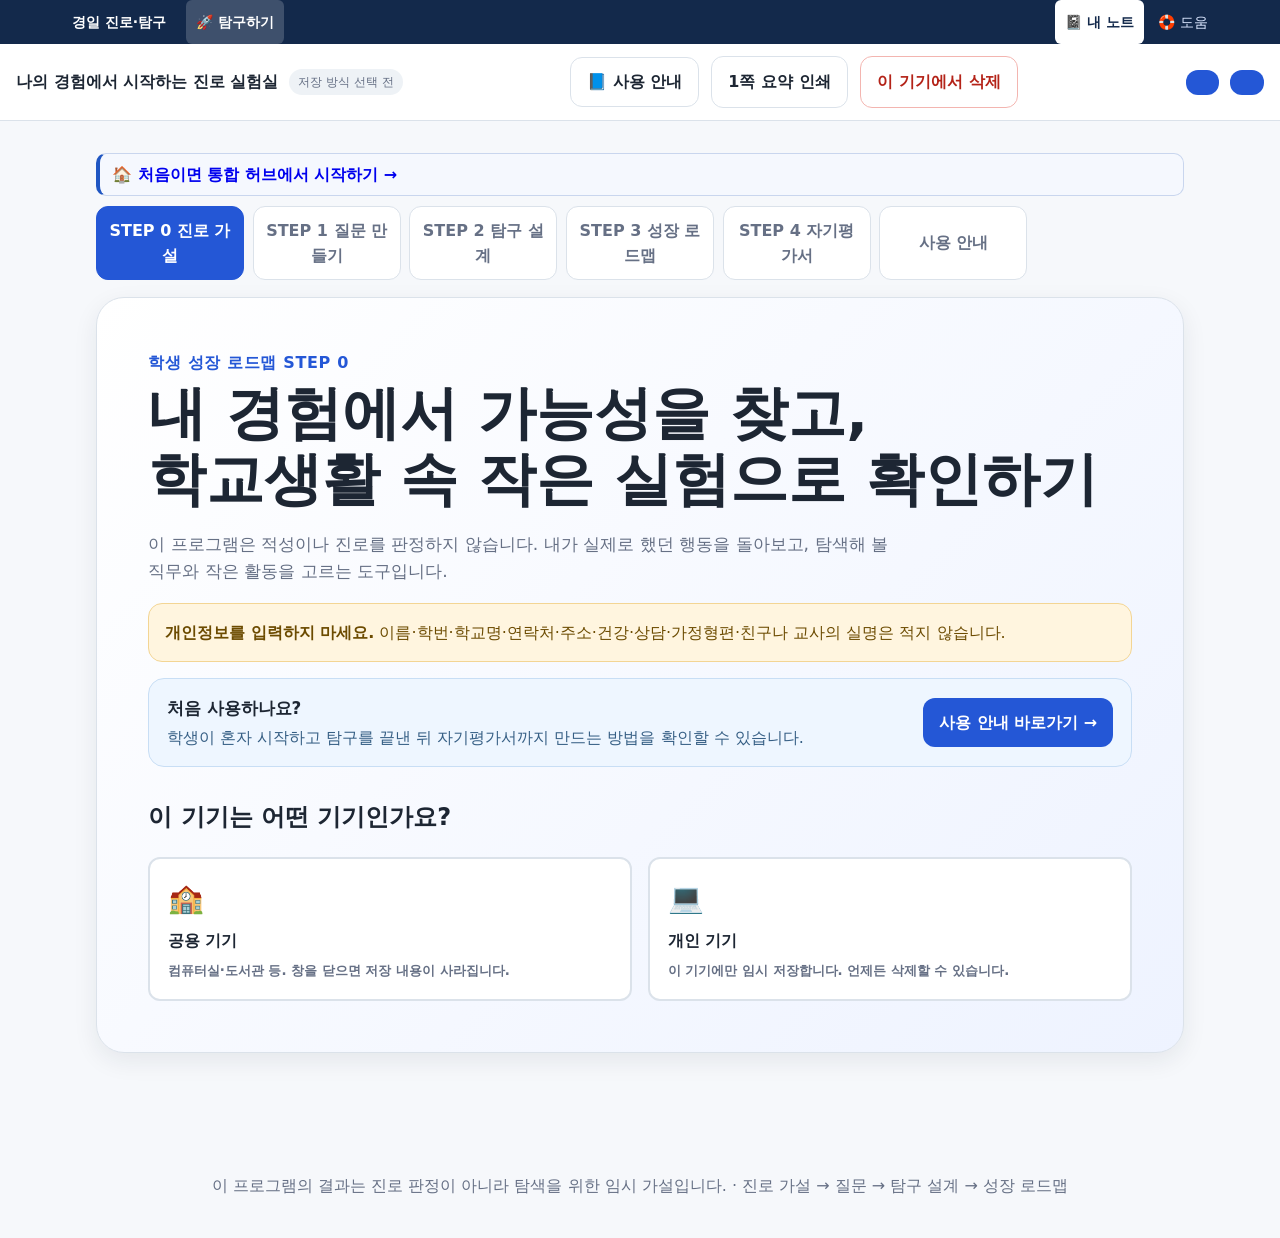
<file: index.html>
<!DOCTYPE html>
<html lang="ko">
<head>
  <meta charset="UTF-8" />
  <meta name="viewport" content="width=device-width, initial-scale=1.0" />
  <meta name="description" content="고등학교 1학년을 위한 경험 기반 진로 탐색 프로그램" />
  <title>나의 경험에서 시작하는 진로 실험실</title>
  <link rel="stylesheet" href="style.css" />
</head>
<body>
  <header class="topbar no-print">
    <div>
      <strong>나의 경험에서 시작하는 진로 실험실</strong>
      <span id="storageBadge" class="badge">저장 방식 선택 전</span>
    </div>
    <div class="top-actions">
      <a class="ghost button-link guide-shortcut" href="guide.html" aria-label="진로 실험실 사용 안내 열기">📘 사용 안내</a>
      <button type="button" class="ghost" id="printBtn">1쪽 요약 인쇄</button>
      <button type="button" class="danger ghost" id="clearBtn">이 기기에서 삭제</button>
    </div>
  
  <div hidden aria-hidden="true"><button id="classReferenceBtn" type="button"></button><button id="teacherDashboardBtn" type="button"></button></div>
</header>

  <main class="app-shell">
      <nav class="flow-nav no-print" aria-label="학생 성장 로드맵">
        <a href="index.html" aria-current="page">STEP 0 진로 가설</a>
        <a href="keyword.html">STEP 1 질문 만들기</a>
        <a href="inquiry.html">STEP 2 탐구 설계</a>
        <a href="roadmap.html">STEP 3 성장 로드맵</a>
        <a href="submission.html">STEP 4 자기평가서</a>
        <a href="guide.html">사용 안내</a>
      </nav>

    <section class="hero" id="heroSection">
      <p class="eyebrow">학생 성장 로드맵 STEP 0</p>
      <h1>내 경험에서 가능성을 찾고,<br />학교생활 속 작은 실험으로 확인하기</h1>
      <p class="lead">이 프로그램은 적성이나 진로를 판정하지 않습니다. 내가 실제로 했던 행동을 돌아보고, 탐색해 볼 직무와 작은 활동을 고르는 도구입니다.</p>
      <div class="notice warning">
        <strong>개인정보를 입력하지 마세요.</strong>
        이름·학번·학교명·연락처·주소·건강·상담·가정형편·친구나 교사의 실명은 적지 않습니다.
      </div>
      <div class="guide-callout no-print" aria-label="사용 안내 바로가기">
        <div>
          <strong>처음 사용하나요?</strong>
          <p>학생이 혼자 시작하고 탐구를 끝낸 뒤 자기평가서까지 만드는 방법을 확인할 수 있습니다.</p>
        </div>
        <a class="button-link" href="guide.html">사용 안내 바로가기 →</a>
      </div>
      <div class="device-choice">
        <h2>이 기기는 어떤 기기인가요?</h2>
        <div class="choice-grid two">
          <button type="button" class="choice-card" data-device="public">
            <span class="choice-icon">🏫</span>
            <strong>공용 기기</strong>
            <small>컴퓨터실·도서관 등. 창을 닫으면 저장 내용이 사라집니다.</small>
          </button>
          <button type="button" class="choice-card" data-device="private">
            <span class="choice-icon">💻</span>
            <strong>개인 기기</strong>
            <small>이 기기에만 임시 저장합니다. 언제든 삭제할 수 있습니다.</small>
          </button>
        </div>
      </div>
    </section>

    <section id="workspace" class="hidden">
      <nav class="progress-nav no-print" aria-label="진행 단계">
        <button type="button" data-step="1"><span>1</span> 경험 찾기</button>
        <button type="button" data-step="2"><span>2</span> 행동 발견</button>
        <button type="button" data-step="3"><span>3</span> 직무 탐색</button>
        <button type="button" data-step="4"><span>4</span> 미니 실험</button>
        <button type="button" data-step="5"><span>5</span> 성찰·연결</button>
      </nav>

      <div class="class-guide no-print" id="classGuide">
        <strong id="guideTitle">오늘의 목표</strong>
        <span id="guideText">STEP 1을 완료해 보세요.</span>
        <span id="timerText">권장 20분</span>
      </div>

      <section class="step-panel" data-step-panel="1">
        <div class="section-head">
          <div><p class="eyebrow">STEP 1</p><h2>내 경험 찾기</h2></div>
          <p>큰 활동이 아니어도 됩니다. 수업·수행평가·모둠활동·게임·운동·취미·가족생활·친구 관계에서 찾을 수 있습니다.</p>
        </div>

        <div class="card">
          <h3>현재 나의 진로 상태</h3>
          <div id="startTypeChoices" class="choice-grid three compact"></div>
          <div id="startDetailWrap" class="field hidden">
            <label id="startDetailLabel" for="startDetail">관심 분야 또는 희망 직업</label>
            <input id="startDetail" type="text" maxlength="80" placeholder="예: 심리학, 로봇, 교사, 영상 제작" />
            <small id="startDetailHelp">정답을 쓰는 칸이 아니라 현재 생각을 기록하는 칸입니다.</small>
          </div>
        </div>

        <div class="card">
          <h3>기억해 볼 경험 영역</h3>
          <p class="help">경험이 떠오르는 영역을 3개 이상 골라보세요. 잘 모르겠다면 ‘최근 한 달’의 일을 떠올려 보세요.</p>
          <div id="experienceAreaChoices" class="chip-grid"></div>
          <button type="button" class="secondary" id="useStarterExamples">경험이 잘 안 떠올라요</button>
        </div>

        <div id="experienceForms" class="stack"></div>

        <div class="card peer-box">
          <h3>선택: 짝과 함께 기억 찾기</h3>
          <p>친구에게 “내가 어떤 일을 할 때 이런 모습이 있었어?”라고 물어보고, 실명 없이 한 줄만 적어보세요.</p>
          <input id="peerMemory" type="text" maxlength="120" placeholder="예: 모둠 발표 때 복잡한 내용을 표로 정리해 주는 모습이 있었음" />
        </div>
      </section>

      <section class="step-panel hidden" data-step-panel="2">
        <div class="section-head">
          <div><p class="eyebrow">STEP 2</p><h2>경험 속 내 행동 발견하기</h2></div>
          <p>‘잘했다’와 ‘좋아했다’는 다를 수 있습니다. 각 경험에서 실제로 한 행동을 고르고, 재미와 결과를 따로 확인합니다.</p>
        </div>
        <div id="actionReview"></div>
        <div class="card">
          <h3>흥미 × 결과 한눈에 보기</h3>
          <p class="help">점수나 적합도 검사가 아닙니다. 어떤 행동을 더 확인해 볼지 정하기 위한 지도입니다.</p>
          <div id="matrix" class="matrix-grid"></div>
        </div>
        <div class="card">
          <h3>현재까지의 행동 가설</h3>
          <p class="help">이 결과는 확정이 아니라 다음 활동을 정하기 위한 임시 가설입니다.</p>
          <div id="hypothesisList" class="stack"></div>
        </div>
      </section>

      <section class="step-panel hidden" data-step-panel="3">
        <div class="section-head">
          <div><p class="eyebrow">STEP 3</p><h2>나와 연결되는 직무 세계 탐색하기</h2></div>
          <p>직업 이름보다 먼저, 어떤 행동을 어떤 대상과 환경에서 해보고 싶은지 선택합니다.</p>
        </div>
        <div class="card">
          <h3>더 해보고 싶은 직무 행동 2개</h3>
          <div id="preferredActions" class="chip-grid"></div>
        </div>
        <div class="card">
          <h3>관심 대상 1~2개</h3>
          <div id="targetChoices" class="chip-grid"></div>
        </div>
        <div class="card">
          <h3>선호 환경</h3>
          <div id="environmentChoices" class="stack"></div>
        </div>
        <div class="card">
          <h3>현재 수업에서 관심 있는 영역</h3>
          <p class="help">과목 선택을 결정하는 기능은 아닙니다. 학교 개설 과목과 실제 선택은 반드시 학교 안내를 확인하세요.</p>
          <div id="subjectChoices" class="chip-grid"></div>
        </div>
        <div class="card">
          <h3>자동 과목 탐색 제안</h3>
          <p class="help">직무 행동·관심 대상·선택한 직업을 바탕으로 살펴볼 과목을 제안합니다. 실제 선택은 학교 개설 과목, 진로 변화, 학업 부담을 함께 고려해 결정하세요.</p>
          <div id="courseRecommendations" class="course-grid"></div>
          <div class="notice info">과목 태그는 진로 확정이나 필수 이수 판정이 아니라, 과목 선택 상담을 위한 탐색 자료입니다.</div>
        </div>
        <div class="card">
          <div class="card-title-row"><h3>직업 카드 비교</h3><button type="button" class="secondary" id="refreshJobs">다른 후보 보기</button></div>
          <div class="notice info">이 카드는 ‘적합도 순위’가 아닙니다. 직접 연결·인접 확장·의외의 후보·환경 비교 후보를 함께 살펴봅니다.</div>
          <div id="jobCards" class="job-grid"></div>
        </div>
        <div class="card">
          <h3>학급 선택과 비교해 보기</h3>
          <p class="help">등수나 우열을 보여주는 기능이 아닙니다. 교사가 제공한 익명 집계 파일을 불러온 경우에만 학급의 다양한 선택 분포를 볼 수 있습니다.</p>
          <div id="studentComparison" class="chart-stack"></div>
        </div>
      </section>

      <section class="step-panel hidden" data-step-panel="4">
        <div class="section-head">
          <div><p class="eyebrow">STEP 4</p><h2>학교에서 작게 실험하기</h2></div>
          <p>직업을 확정하는 대신, 관심 있는 직무 행동이 실제로 재미있고 반복할 만한지 확인합니다.</p>
        </div>
        <div class="card">
          <h3>실험 조건</h3>
          <div id="experimentFilters" class="filter-grid"></div>
        </div>
        <div class="card">
          <h3>추천 미니 실험 3개</h3>
          <div id="experimentCards" class="job-grid"></div>
        </div>
        <div class="card">
          <div class="card-title-row"><h3>선배·예시 진로 실험 갤러리</h3><button type="button" class="secondary" id="refreshGallery">다른 사례 보기</button></div>
          <p class="help">가상 예시는 활동 방식을 이해하기 위한 예시입니다. 학교 승인 사례는 교사가 익명·동의 여부를 확인해 추가한 자료입니다.</p>
          <div id="galleryCards" class="gallery-grid"></div>
        </div>
        <div class="card" id="experimentPlanCard">
          <h3>나의 미니 실험 계획</h3>
          <div id="experimentPlan"></div>
          <label class="approval-line"><input type="checkbox" id="teacherApproval" /> 인터뷰·설문·교내 문제 조사처럼 다른 사람이 참여하는 활동은 담당교사와 먼저 상의하겠습니다.</label>
        </div>
      </section>

      <section class="step-panel hidden" data-step-panel="5">
        <div class="section-head">
          <div><p class="eyebrow">STEP 5</p><h2>해보고 생각 수정하기</h2></div>
          <p>계획대로 끝내지 못해도 괜찮습니다. 어디까지 해봤고 무엇을 알게 되었는지가 중요합니다.</p>
        </div>
        <div class="card">
          <h3>활동 후 성찰</h3>
          <div id="reflectionForm" class="stack"></div>
        </div>
        <div class="card" id="summaryPrintCard">
          <h3>나의 진로 가설 카드</h3>
          <div id="summaryCard" class="summary-card"></div>
          <div class="button-row no-print">
            <button type="button" id="copySummary">요약 복사</button>
            <button type="button" class="secondary" id="copyAiPrompt">선택적으로 더 탐색할 프롬프트 복사</button>
            <button type="button" class="secondary" id="exportAnonymous">익명 결과 파일 저장</button>
            <button type="button" class="secondary" id="copyAnonymous">익명 제출 코드 복사</button>
            <button type="button" class="secondary" id="goKeyword">탐구 질문 만들기로 이동</button>
          </div>
        </div>
        <div class="card">
          <h3>학급 속 다양한 선택 보기</h3>
          <div id="finalComparison" class="chart-stack"></div>
        </div>
        <div class="card">
          <h3>다시 살펴볼 시점</h3>
          <select id="revisitWhen">
            <option value="2학기 진로시간">2학기 진로시간</option>
            <option value="다음 학년 초">다음 학년 초</option>
            <option value="미니 실험 완료 후">미니 실험 완료 후</option>
            <option value="직접 정하기">직접 정하기</option>
          </select>
          <input id="revisitCustom" class="hidden" type="text" placeholder="예: 겨울방학 시작 전" />
        </div>
      </section>

      <div class="step-actions no-print">
        <button type="button" class="secondary" id="prevStep">이전</button>
        <span id="stepMessage"></span>
        <button type="button" id="nextStep">다음</button>
      </div>
    </section>
  </main>

  <dialog id="starterDialog">
    <form method="dialog">
      <h2>경험이 떠오르지 않을 때</h2>
      <p>아래 문장을 골라 내 상황에 맞게 바꿔보세요. 그대로 제출하는 문장이 아니라 기억을 돕는 예시입니다.</p>
      <div id="starterExamples" class="stack"></div>
      <button>닫기</button>
    </form>
  </dialog>

  <dialog id="classReferenceDialog">
    <form method="dialog">
      <h2>학급 비교 자료 불러오기</h2>
      <p>교사가 대시보드에서 내보낸 익명 집계 JSON 파일을 불러옵니다. 개별 학생의 자유서술 내용은 포함되지 않습니다.</p>
      <input id="classReferenceFile" type="file" accept="application/json,.json" />
      <textarea id="classReferencePaste" rows="6" placeholder="또는 교사가 제공한 학급 비교 JSON을 붙여넣으세요."></textarea>
      <div class="button-row">
        <button type="button" class="secondary" id="importClassReference">불러오기</button>
        <button type="button" class="danger ghost" id="clearClassReference">학급 비교 자료 삭제</button>
        <button value="cancel" class="secondary">닫기</button>
      </div>
      <p id="classReferenceMessage" class="help"></p>
    </form>
  </dialog>

  <dialog id="teacherDashboardDialog" class="wide-dialog">
    <form method="dialog">
      <div class="card-title-row"><h2>교사용 학급 대시보드</h2><button value="cancel" class="secondary">닫기</button></div>
      <div class="notice warning">서버가 없는 정적 프로그램이므로 학생 결과가 자동 수집되지는 않습니다. 학생이 제출한 익명 JSON 파일이나 익명 코드를 교사 기기에서만 불러와 집계합니다.</div>
      <div class="dashboard-tools">
        <label>학생 익명 결과 파일 여러 개 불러오기<input id="studentRecordFiles" type="file" accept="application/json,.json" multiple /></label>
        <label>익명 제출 코드 붙여넣기<textarea id="studentRecordPaste" rows="5" placeholder="여러 코드는 줄바꿈으로 구분하거나 JSON 배열로 붙여넣을 수 있습니다."></textarea></label>
        <div class="button-row">
          <button type="button" id="importStudentRecords">익명 결과 합치기</button>
          <button type="button" class="secondary" id="exportClassReference">학생용 학급 비교 파일 저장</button>
          <button type="button" class="secondary" id="exportClassCsv">집계 CSV 저장</button>
          <button type="button" class="danger ghost" id="clearDashboardData">대시보드 자료 삭제</button>
        </div>
      </div>
      <p id="dashboardMessage" class="help"></p>
      <div id="dashboardSummary" class="dashboard-summary"></div>
      <div id="dashboardCharts" class="dashboard-grid"></div>
      <hr />
      <h3>학교 승인 선배 사례 갤러리 관리</h3>
      <p class="help">실명·학번·학급·사진을 넣지 말고, 학생과 보호자 또는 학교 기준에 따른 활용 동의를 확인한 익명 사례만 추가하세요.</p>
      <textarea id="galleryImportPaste" rows="7" placeholder='[{"title":"활동 제목","action":"analyze","targets":["data"],"duration":"1주","summary":"활동 내용","result":"결과물","reflection":"배운 점"}]'></textarea>
      <div class="button-row">
        <button type="button" id="importGalleryExamples">승인 사례 추가</button>
        <button type="button" class="secondary" id="exportGalleryExamples">승인 사례 내보내기</button>
        <button type="button" class="danger ghost" id="clearGalleryExamples">승인 사례 삭제</button>
      </div>
      <p id="galleryAdminMessage" class="help"></p>
    </form>
  </dialog>

  <dialog id="clearDialog">
    <form method="dialog">
      <h2>이 기기의 작업 내용을 삭제할까요?</h2>
      <p>삭제하면 복구할 수 없습니다. 먼저 요약을 복사하거나 인쇄했는지 확인하세요.</p>
      <div class="button-row">
        <button value="cancel" class="secondary">취소</button>
        <button value="confirm" class="danger" id="confirmClear">삭제</button>
      </div>
    </form>
  </dialog>

  <footer class="no-print">
    <p>이 프로그램의 결과는 진로 판정이 아니라 탐색을 위한 임시 가설입니다. · 진로 가설 → 질문 → 탐구 설계 → 성장 로드맵</p>
  </footer>

  <script src="data.js"></script>
  <script src="app.js"></script>
<script src="inquiry-standard.js"></script><script src="inquiry-notes.js"></script><script src="kyungil-link.js"></script>
</body>
</html>
</file>
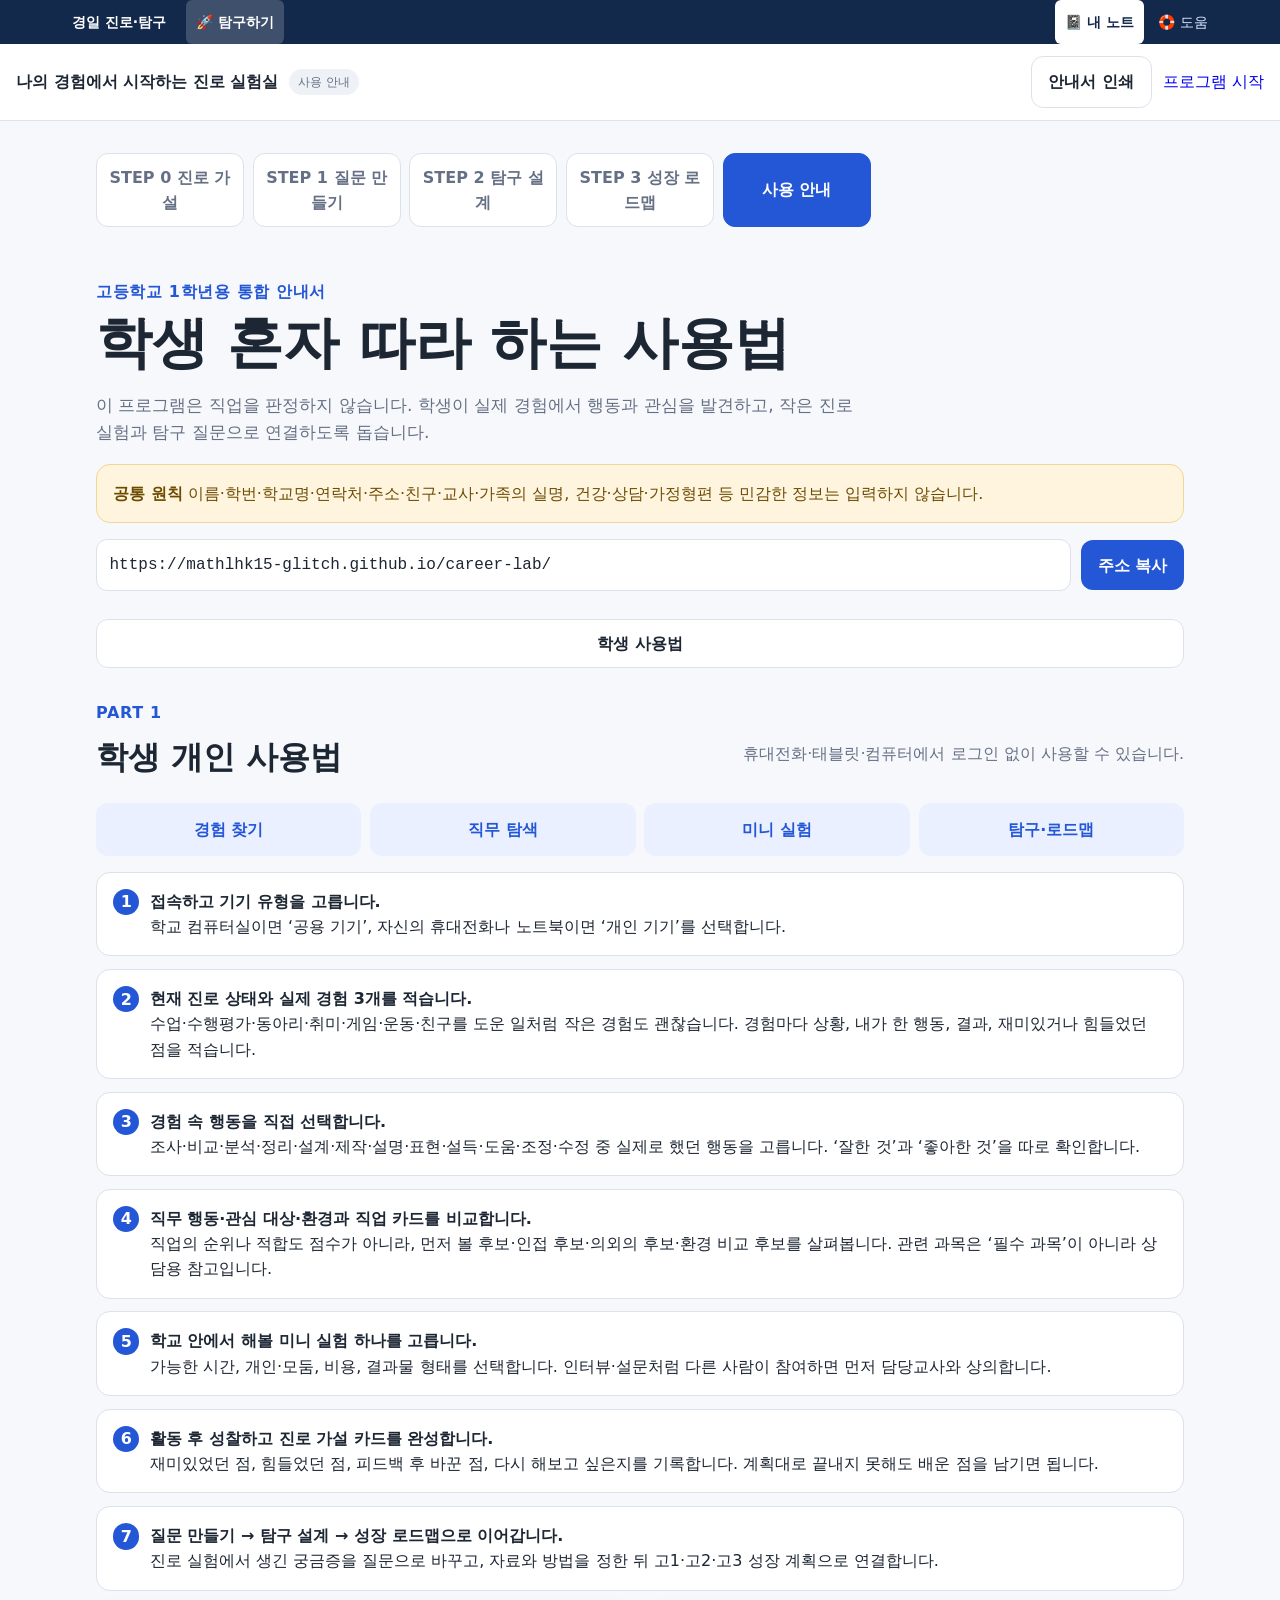
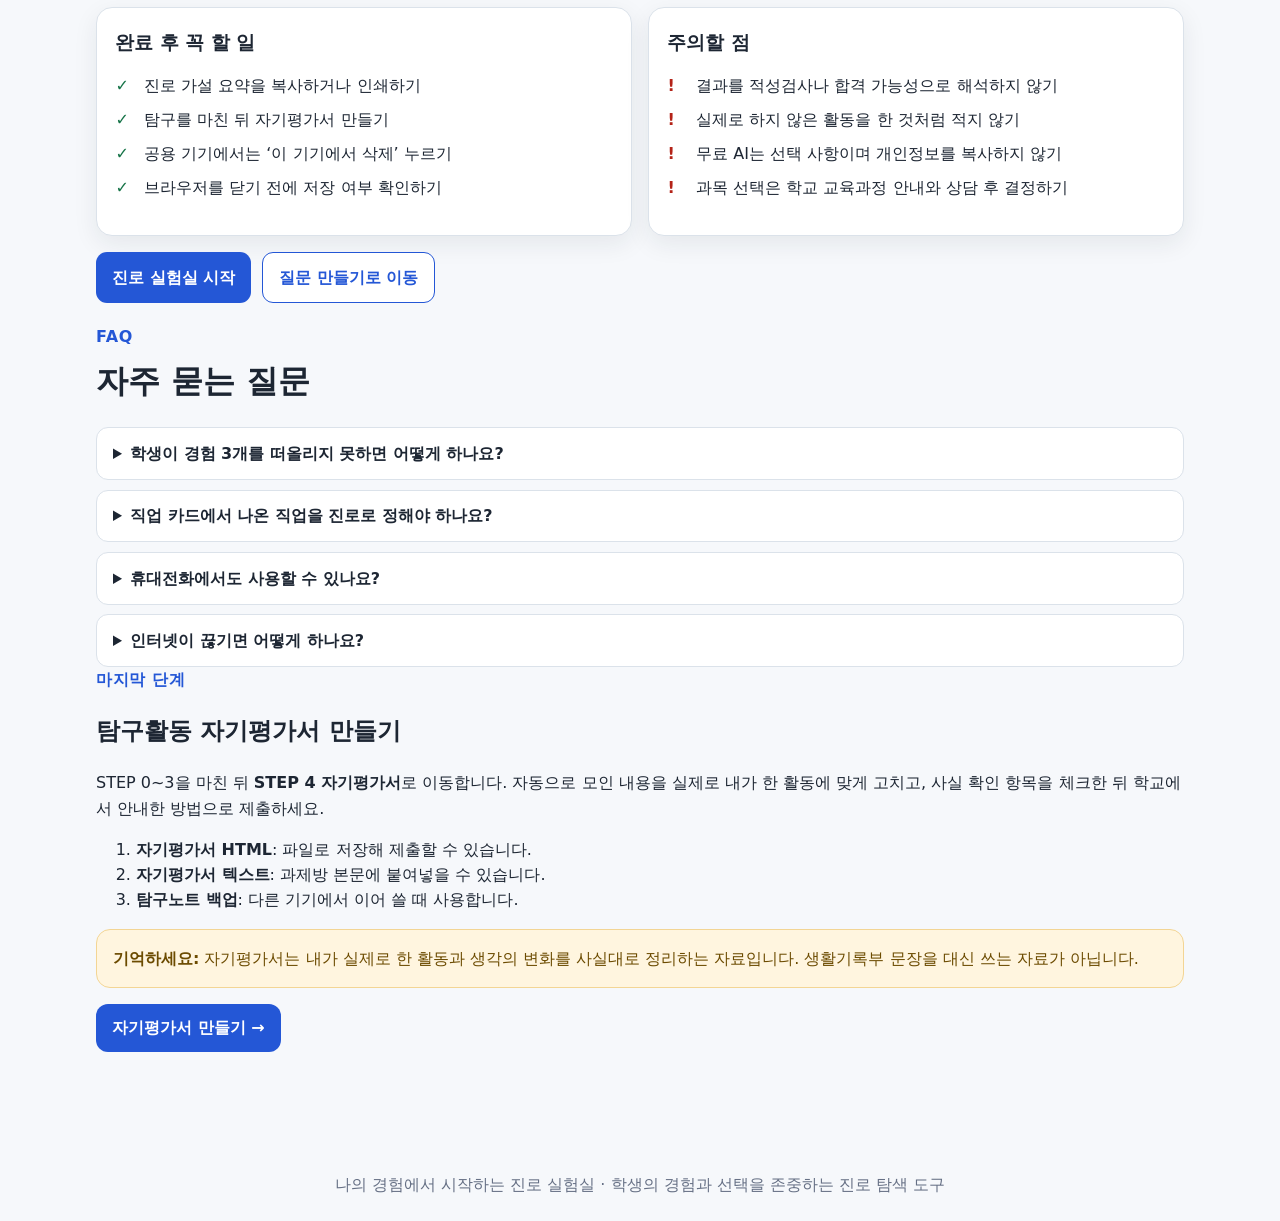
<file: guide.html>
<!DOCTYPE html>
<html lang="ko">
<head>
  <meta charset="UTF-8" />
  <meta name="viewport" content="width=device-width, initial-scale=1.0" />
  <meta name="description" content="나의 경험에서 시작하는 진로 실험실 학생 사용 안내" />
  <title>사용 안내 | 나의 경험에서 시작하는 진로 실험실</title>
  <link rel="stylesheet" href="style.css" />
  <style>
    .guide-hero{padding:2.2rem 0 1rem}.guide-hero h1{font-size:clamp(2rem,5vw,3.5rem);line-height:1.14;margin:.35rem 0}.guide-tabs{display:grid;grid-template-columns:1fr;gap:.7rem;position:sticky;top:68px;z-index:20;background:rgba(246,248,251,.96);backdrop-filter:blur(10px);padding:.7rem 0}.guide-tabs a{display:flex;justify-content:center;align-items:center;min-height:46px;padding:.7rem;border:1px solid var(--line);border-radius:12px;background:#fff;color:var(--text);font-weight:800;text-decoration:none}.guide-tabs a:hover{border-color:var(--primary);color:var(--primary)}.guide-section{scroll-margin-top:150px}.guide-grid{display:grid;grid-template-columns:repeat(2,minmax(0,1fr));gap:1rem}.guide-card{border:1px solid var(--line);border-radius:16px;background:#fff;padding:1.15rem;box-shadow:var(--shadow)}.guide-card h3{margin:.1rem 0 .7rem}.step-list{counter-reset:guide-step;display:grid;gap:.8rem;padding:0;list-style:none}.step-list>li{counter-increment:guide-step;position:relative;padding:1rem 1rem 1rem 3.3rem;border:1px solid var(--line);border-radius:14px;background:#fff}.step-list>li:before{content:counter(guide-step);position:absolute;left:1rem;top:1rem;width:1.65rem;height:1.65rem;border-radius:50%;display:flex;align-items:center;justify-content:center;background:var(--primary);color:#fff;font-weight:850}.mini-flow{display:grid;grid-template-columns:repeat(4,1fr);gap:.55rem;margin:1rem 0}.mini-flow div{padding:.85rem .55rem;text-align:center;border-radius:12px;background:var(--primary-soft);color:var(--primary);font-weight:800}.time-table{width:100%;border-collapse:collapse}.time-table th,.time-table td{border:1px solid var(--line);padding:.7rem;vertical-align:top}.time-table th{background:#f2f5fa;text-align:left}.check-list{display:grid;gap:.55rem;padding:0;list-style:none}.check-list li{padding-left:1.8rem;position:relative}.check-list li:before{content:'✓';position:absolute;left:0;color:var(--ok);font-weight:900}.warning-list li:before{content:'!';color:var(--danger)}.quick-actions{display:flex;gap:.7rem;flex-wrap:wrap;margin:1rem 0}.quick-actions a,.quick-actions button{display:inline-flex;align-items:center;justify-content:center;padding:.75rem 1rem;border-radius:11px;background:var(--primary);color:#fff;border:0;font-weight:800;text-decoration:none}.quick-actions .secondary-link{background:#fff;color:var(--primary);border:1px solid var(--primary)}.guide-note{border-left:5px solid var(--primary);padding:1rem;background:#eef3ff;border-radius:0 12px 12px 0}.copy-box{display:grid;grid-template-columns:1fr auto;gap:.6rem;align-items:center}.copy-box input{font-family:ui-monospace,SFMono-Regular,Menlo,monospace}.faq details{border:1px solid var(--line);border-radius:12px;background:#fff;padding:.8rem 1rem}.faq details+details{margin-top:.6rem}.faq summary{font-weight:800;cursor:pointer}.print-heading{display:none}
    @media(max-width:760px){.guide-tabs{top:0}.guide-grid,.mini-flow{grid-template-columns:1fr}.guide-tabs{grid-template-columns:1fr}.copy-box{grid-template-columns:1fr}.time-table{font-size:.88rem}}
    @media print{body{font-size:9.5pt}.topbar,.flow-nav,.guide-tabs,.quick-actions,.no-print{display:none!important}.guide-hero{padding:0}.guide-section{break-before:page}.guide-section:first-of-type{break-before:auto}.guide-card,.step-list>li,.time-table{break-inside:avoid;box-shadow:none}.print-heading{display:block}.app-shell{max-width:none;padding:0}.guide-grid{grid-template-columns:1fr 1fr}}
  </style>
</head>
<body>
  <header class="topbar no-print">
    <div><strong>나의 경험에서 시작하는 진로 실험실</strong><span class="badge">사용 안내</span></div>
    <div class="top-actions"><button type="button" class="ghost" onclick="window.print()">안내서 인쇄</button><a class="ghost" href="index.html" style="text-decoration:none">프로그램 시작</a></div>
  </header>

  <main class="app-shell flow-shell">
    <nav class="flow-nav no-print" aria-label="학생 성장 로드맵">
      <a href="index.html">STEP 0 진로 가설</a>
      <a href="keyword.html">STEP 1 질문 만들기</a>
      <a href="inquiry.html">STEP 2 탐구 설계</a>
      <a href="roadmap.html">STEP 3 성장 로드맵</a>
      <a href="guide.html" aria-current="page">사용 안내</a>
    </nav>

    <section class="guide-hero">
      <p class="eyebrow">고등학교 1학년용 통합 안내서</p>
      <h1>학생 혼자 따라 하는 사용법</h1>
      <p class="lead">이 프로그램은 직업을 판정하지 않습니다. 학생이 실제 경험에서 행동과 관심을 발견하고, 작은 진로 실험과 탐구 질문으로 연결하도록 돕습니다.</p>
      <div class="notice warning"><strong>공통 원칙</strong> 이름·학번·학교명·연락처·주소·친구·교사·가족의 실명, 건강·상담·가정형편 등 민감한 정보는 입력하지 않습니다.</div>
      <div class="copy-box no-print">
        <input id="siteUrl" value="https://mathlhk15-glitch.github.io/career-lab/" readonly aria-label="프로그램 주소" />
        <button type="button" id="copyUrl">주소 복사</button>
      </div>
    </section>

    <nav class="guide-tabs no-print" aria-label="사용 안내"><a href="#student">학생 사용법</a></nav>

    <section id="student" class="guide-section">
      <div class="section-head"><div><p class="eyebrow">PART 1</p><h2>학생 개인 사용법</h2></div><p>휴대전화·태블릿·컴퓨터에서 로그인 없이 사용할 수 있습니다.</p></div>
      <div class="mini-flow"><div>경험 찾기</div><div>직무 탐색</div><div>미니 실험</div><div>탐구·로드맵</div></div>
      <ol class="step-list">
        <li><strong>접속하고 기기 유형을 고릅니다.</strong><br>학교 컴퓨터실이면 ‘공용 기기’, 자신의 휴대전화나 노트북이면 ‘개인 기기’를 선택합니다.</li>
        <li><strong>현재 진로 상태와 실제 경험 3개를 적습니다.</strong><br>수업·수행평가·동아리·취미·게임·운동·친구를 도운 일처럼 작은 경험도 괜찮습니다. 경험마다 상황, 내가 한 행동, 결과, 재미있거나 힘들었던 점을 적습니다.</li>
        <li><strong>경험 속 행동을 직접 선택합니다.</strong><br>조사·비교·분석·정리·설계·제작·설명·표현·설득·도움·조정·수정 중 실제로 했던 행동을 고릅니다. ‘잘한 것’과 ‘좋아한 것’을 따로 확인합니다.</li>
        <li><strong>직무 행동·관심 대상·환경과 직업 카드를 비교합니다.</strong><br>직업의 순위나 적합도 점수가 아니라, 먼저 볼 후보·인접 후보·의외의 후보·환경 비교 후보를 살펴봅니다. 관련 과목은 ‘필수 과목’이 아니라 상담용 참고입니다.</li>
        <li><strong>학교 안에서 해볼 미니 실험 하나를 고릅니다.</strong><br>가능한 시간, 개인·모둠, 비용, 결과물 형태를 선택합니다. 인터뷰·설문처럼 다른 사람이 참여하면 먼저 담당교사와 상의합니다.</li>
        <li><strong>활동 후 성찰하고 진로 가설 카드를 완성합니다.</strong><br>재미있었던 점, 힘들었던 점, 피드백 후 바꾼 점, 다시 해보고 싶은지를 기록합니다. 계획대로 끝내지 못해도 배운 점을 남기면 됩니다.</li>
        <li><strong>질문 만들기 → 탐구 설계 → 성장 로드맵으로 이어갑니다.</strong><br>진로 실험에서 생긴 궁금증을 질문으로 바꾸고, 자료와 방법을 정한 뒤 고1·고2·고3 성장 계획으로 연결합니다.</li>
      </ol>
      <div class="guide-grid">
        <article class="guide-card"><h3>완료 후 꼭 할 일</h3><ul class="check-list"><li>진로 가설 요약을 복사하거나 인쇄하기</li><li>탐구를 마친 뒤 자기평가서 만들기</li><li>공용 기기에서는 ‘이 기기에서 삭제’ 누르기</li><li>브라우저를 닫기 전에 저장 여부 확인하기</li></ul></article>
        <article class="guide-card"><h3>주의할 점</h3><ul class="check-list warning-list"><li>결과를 적성검사나 합격 가능성으로 해석하지 않기</li><li>실제로 하지 않은 활동을 한 것처럼 적지 않기</li><li>무료 AI는 선택 사항이며 개인정보를 복사하지 않기</li><li>과목 선택은 학교 교육과정 안내와 상담 후 결정하기</li></ul></article>
      </div>
      <div class="quick-actions no-print"><a href="index.html">진로 실험실 시작</a><a class="secondary-link" href="keyword.html">질문 만들기로 이동</a></div>
    </section>


    <section class="guide-section faq">
      <div class="section-head"><div><p class="eyebrow">FAQ</p><h2>자주 묻는 질문</h2></div></div>
      <details><summary>학생이 경험 3개를 떠올리지 못하면 어떻게 하나요?</summary><p>최근 한 달의 수업·모둠활동·취미·게임·운동으로 범위를 좁히고, 짝 인터뷰를 활용합니다. 3개를 억지로 채우기보다 경험 1개를 구체적으로 완성하는 것이 낫습니다.</p></details>
      <details><summary>직업 카드에서 나온 직업을 진로로 정해야 하나요?</summary><p>아닙니다. 직업 카드는 직무 행동과 환경을 비교하기 위한 후보입니다. 작은 활동으로 일부 직무를 직접 해본 뒤 판단을 유지·확대·보류·변경합니다.</p></details>
      <details><summary>휴대전화에서도 사용할 수 있나요?</summary><p>가능합니다. 다만 긴 경험 작성과 탐구 설계는 화면이 큰 태블릿이나 컴퓨터가 더 편합니다.</p></details>
      <details><summary>인터넷이 끊기면 어떻게 하나요?</summary><p>페이지가 이미 열려 있다면 일부 작업은 계속 가능하지만 새로고침이나 페이지 이동에서 문제가 생길 수 있습니다. 수업 전 접속을 확인하고 종이 백업지를 준비하는 것이 안전합니다.</p></details>
      
    </section>
  
<section class="guide-section" id="final-submit"><p class="eyebrow">마지막 단계</p><h2>탐구활동 자기평가서 만들기</h2><p>STEP 0~3을 마친 뒤 <strong>STEP 4 자기평가서</strong>로 이동합니다. 자동으로 모인 내용을 실제로 내가 한 활동에 맞게 고치고, 사실 확인 항목을 체크한 뒤 학교에서 안내한 방법으로 제출하세요.</p><ol><li><strong>자기평가서 HTML</strong>: 파일로 저장해 제출할 수 있습니다.</li><li><strong>자기평가서 텍스트</strong>: 과제방 본문에 붙여넣을 수 있습니다.</li><li><strong>탐구노트 백업</strong>: 다른 기기에서 이어 쓸 때 사용합니다.</li></ol><div class="notice warning"><strong>기억하세요:</strong> 자기평가서는 내가 실제로 한 활동과 생각의 변화를 사실대로 정리하는 자료입니다. 생활기록부 문장을 대신 쓰는 자료가 아닙니다.</div><p><a class="button-link" href="submission.html">자기평가서 만들기 →</a></p></section>
</main>

  <footer>나의 경험에서 시작하는 진로 실험실 · 학생의 경험과 선택을 존중하는 진로 탐색 도구</footer>
  <script>
    const copyButton=document.getElementById('copyUrl');
    copyButton.addEventListener('click',async()=>{
      const text=document.getElementById('siteUrl').value;
      try{await navigator.clipboard.writeText(text);copyButton.textContent='복사됨';}
      catch(e){document.getElementById('siteUrl').select();document.execCommand('copy');copyButton.textContent='복사됨';}
      setTimeout(()=>copyButton.textContent='주소 복사',1400);
    });
  </script>
<script src="inquiry-standard.js"></script><script src="inquiry-notes.js"></script><script src="kyungil-link.js"></script>
</body>
</html>
</file>
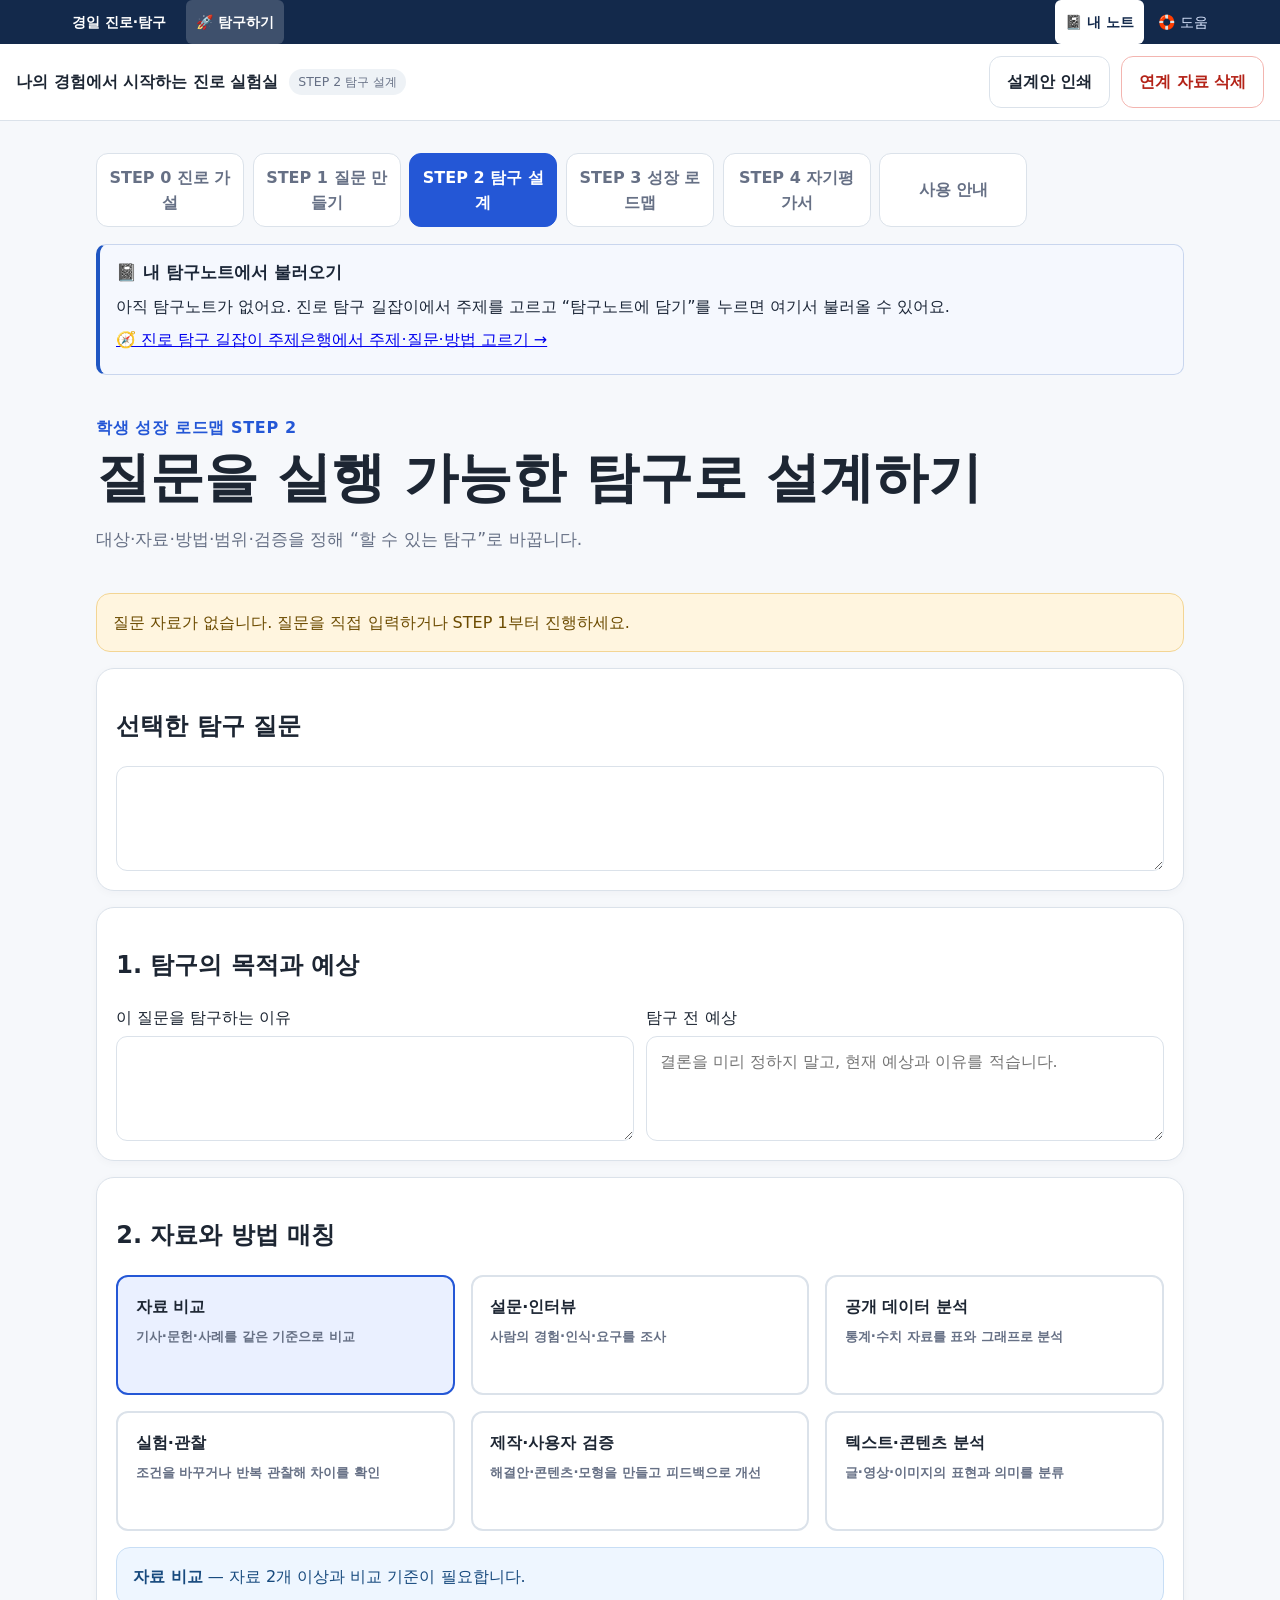
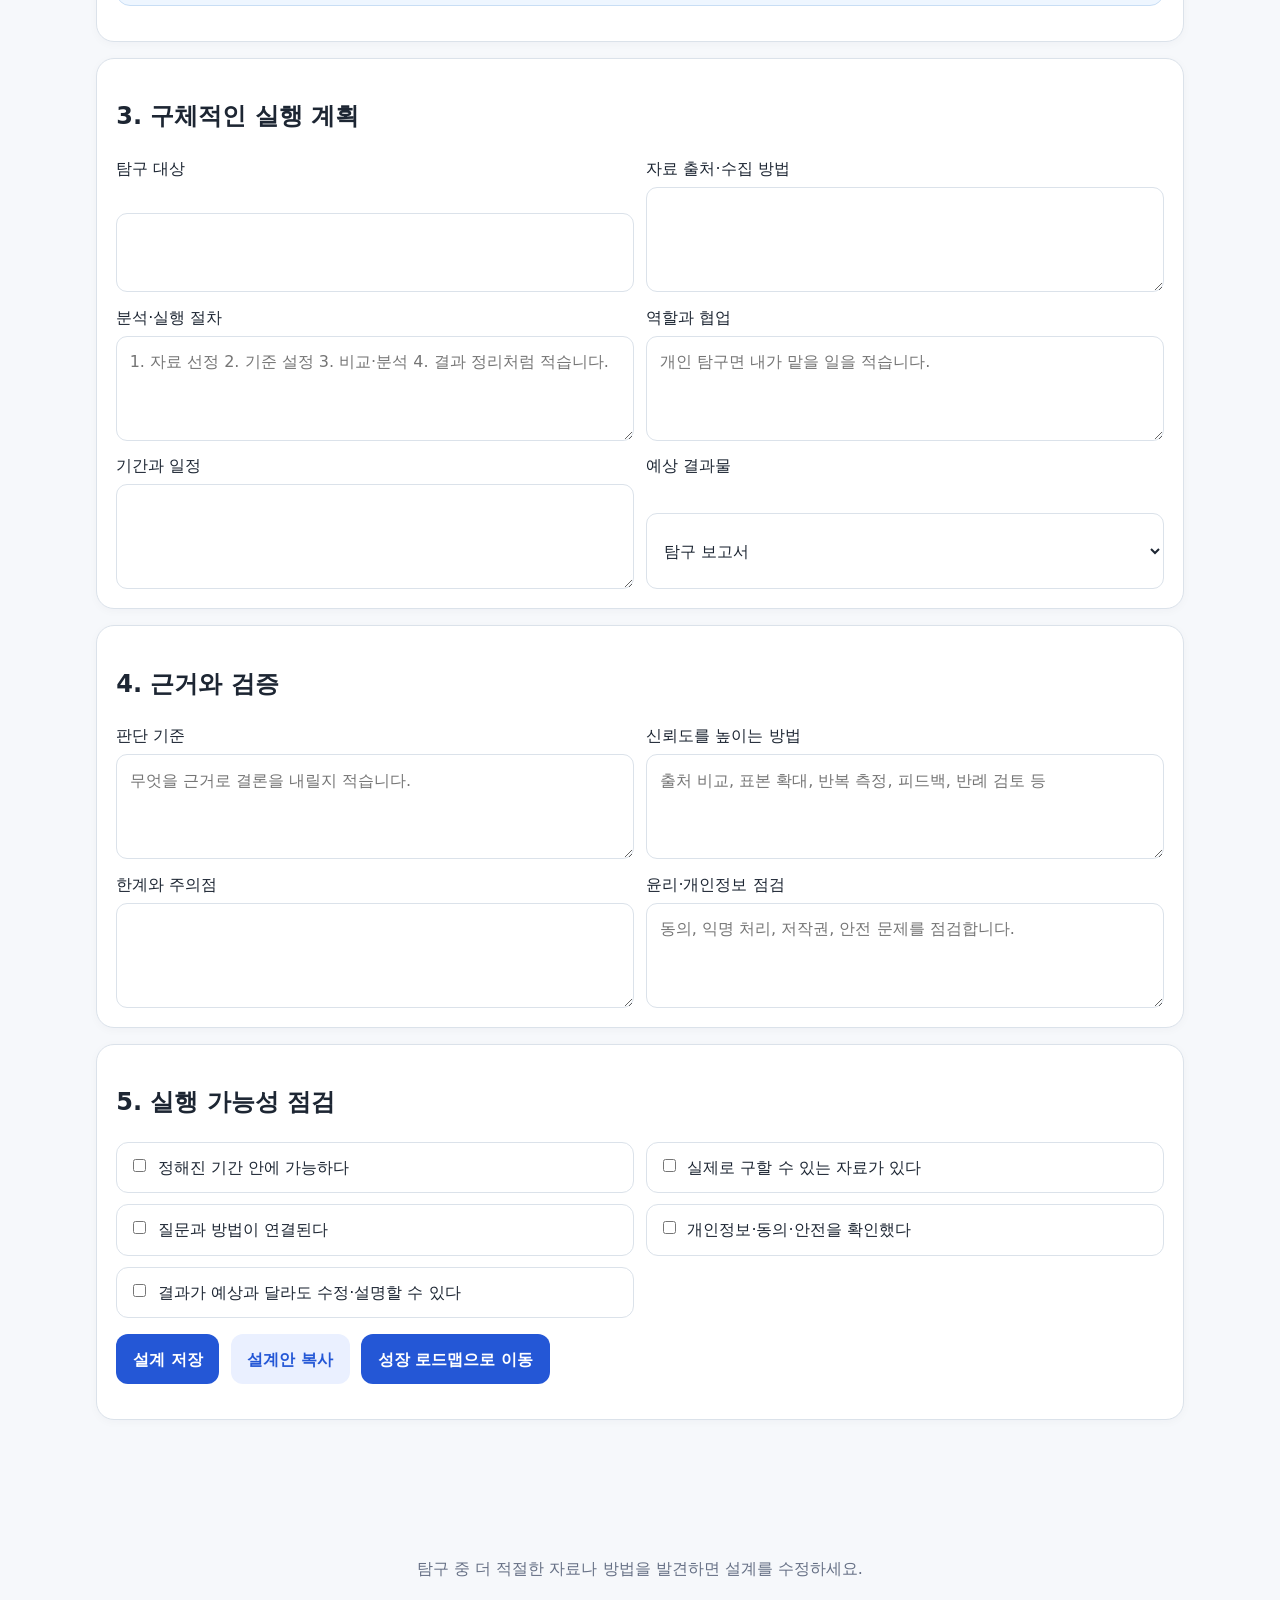
<file: inquiry.html>
<!doctype html><html lang="ko"><head><meta charset="utf-8"><meta name="viewport" content="width=device-width,initial-scale=1"><meta name="description" content="탐구 질문을 실행 가능한 계획으로 만드는 고1용 탐구 설계 도구"><title>탐구 설계 | 진로 실험실</title><link rel="stylesheet" href="style.css"></head><body>
<header class="topbar no-print"><div><strong>나의 경험에서 시작하는 진로 실험실</strong><span class="badge">STEP 2 탐구 설계</span></div><div class="top-actions"><button class="ghost" id="printInquiry">설계안 인쇄</button><button class="danger ghost" id="clearFlow">연계 자료 삭제</button></div></header><main class="app-shell flow-shell"><div data-flow-nav></div>
<section class="flow-hero"><p class="eyebrow">학생 성장 로드맵 STEP 2</p><h1>질문을 실행 가능한 탐구로 설계하기</h1><p class="lead">대상·자료·방법·범위·검증을 정해 “할 수 있는 탐구”로 바꿉니다.</p></section><div id="sourceStatus" class="notice info"></div>
<section class="card"><h2>선택한 탐구 질문</h2><label class="field"><textarea id="question" maxlength="350"></textarea></label></section>
<section class="card"><h2>1. 탐구의 목적과 예상</h2><div class="field-grid"><label class="field">이 질문을 탐구하는 이유<textarea id="purpose" maxlength="400"></textarea></label><label class="field">탐구 전 예상<textarea id="expectation" maxlength="400" placeholder="결론을 미리 정하지 말고, 현재 예상과 이유를 적습니다."></textarea></label></div></section>
<section class="card"><h2>2. 자료와 방법 매칭</h2><div id="methodCards" class="choice-grid three compact"></div><div class="notice info" id="methodGuide"></div></section>
<section class="card"><h2>3. 구체적인 실행 계획</h2><div class="field-grid"><label class="field">탐구 대상<input id="target" maxlength="120"></label><label class="field">자료 출처·수집 방법<textarea id="sources" maxlength="500"></textarea></label><label class="field">분석·실행 절차<textarea id="procedure" maxlength="600" placeholder="1. 자료 선정 2. 기준 설정 3. 비교·분석 4. 결과 정리처럼 적습니다."></textarea></label><label class="field">역할과 협업<textarea id="roles" maxlength="350" placeholder="개인 탐구면 내가 맡을 일을 적습니다."></textarea></label><label class="field">기간과 일정<textarea id="schedule" maxlength="350"></textarea></label><label class="field">예상 결과물<select id="output"><option>탐구 보고서</option><option>인포그래픽</option><option>발표 자료</option><option>데이터 표·그래프</option><option>모형·프로토타입</option><option>영상·카드뉴스</option><option>기타</option></select></label></div></section>
<section class="card"><h2>4. 근거와 검증</h2><div class="field-grid"><label class="field">판단 기준<textarea id="criteria" maxlength="400" placeholder="무엇을 근거로 결론을 내릴지 적습니다."></textarea></label><label class="field">신뢰도를 높이는 방법<textarea id="verification" maxlength="400" placeholder="출처 비교, 표본 확대, 반복 측정, 피드백, 반례 검토 등"></textarea></label><label class="field">한계와 주의점<textarea id="limits" maxlength="400"></textarea></label><label class="field">윤리·개인정보 점검<textarea id="ethics" maxlength="400" placeholder="동의, 익명 처리, 저작권, 안전 문제를 점검합니다."></textarea></label></div></section>
<section class="card"><h2>5. 실행 가능성 점검</h2><div class="check-grid"><label><input type="checkbox" id="cTime"> 정해진 기간 안에 가능하다</label><label><input type="checkbox" id="cData"> 실제로 구할 수 있는 자료가 있다</label><label><input type="checkbox" id="cMethod"> 질문과 방법이 연결된다</label><label><input type="checkbox" id="cEthics"> 개인정보·동의·안전을 확인했다</label><label><input type="checkbox" id="cRevise"> 결과가 예상과 달라도 수정·설명할 수 있다</label></div><div class="button-row no-print"><button id="saveInquiry">설계 저장</button><button class="secondary" id="copyInquiry">설계안 복사</button><button id="goRoadmap">성장 로드맵으로 이동</button></div><p id="inquiryMessage" class="help"></p></section>
<section class="card print-only inquiry-print"><h2>탐구 설계 요약</h2><div id="printSummary" class="summary-card"></div></section></main><footer class="no-print"><p>탐구 중 더 적절한 자료나 방법을 발견하면 설계를 수정하세요.</p></footer><script src="flow-common.js"></script><script src="inquiry.js"></script><script src="inquiry-standard.js"></script><script src="inquiry-notes.js"></script><script src="kyungil-link.js"></script>
</body></html>
</file>
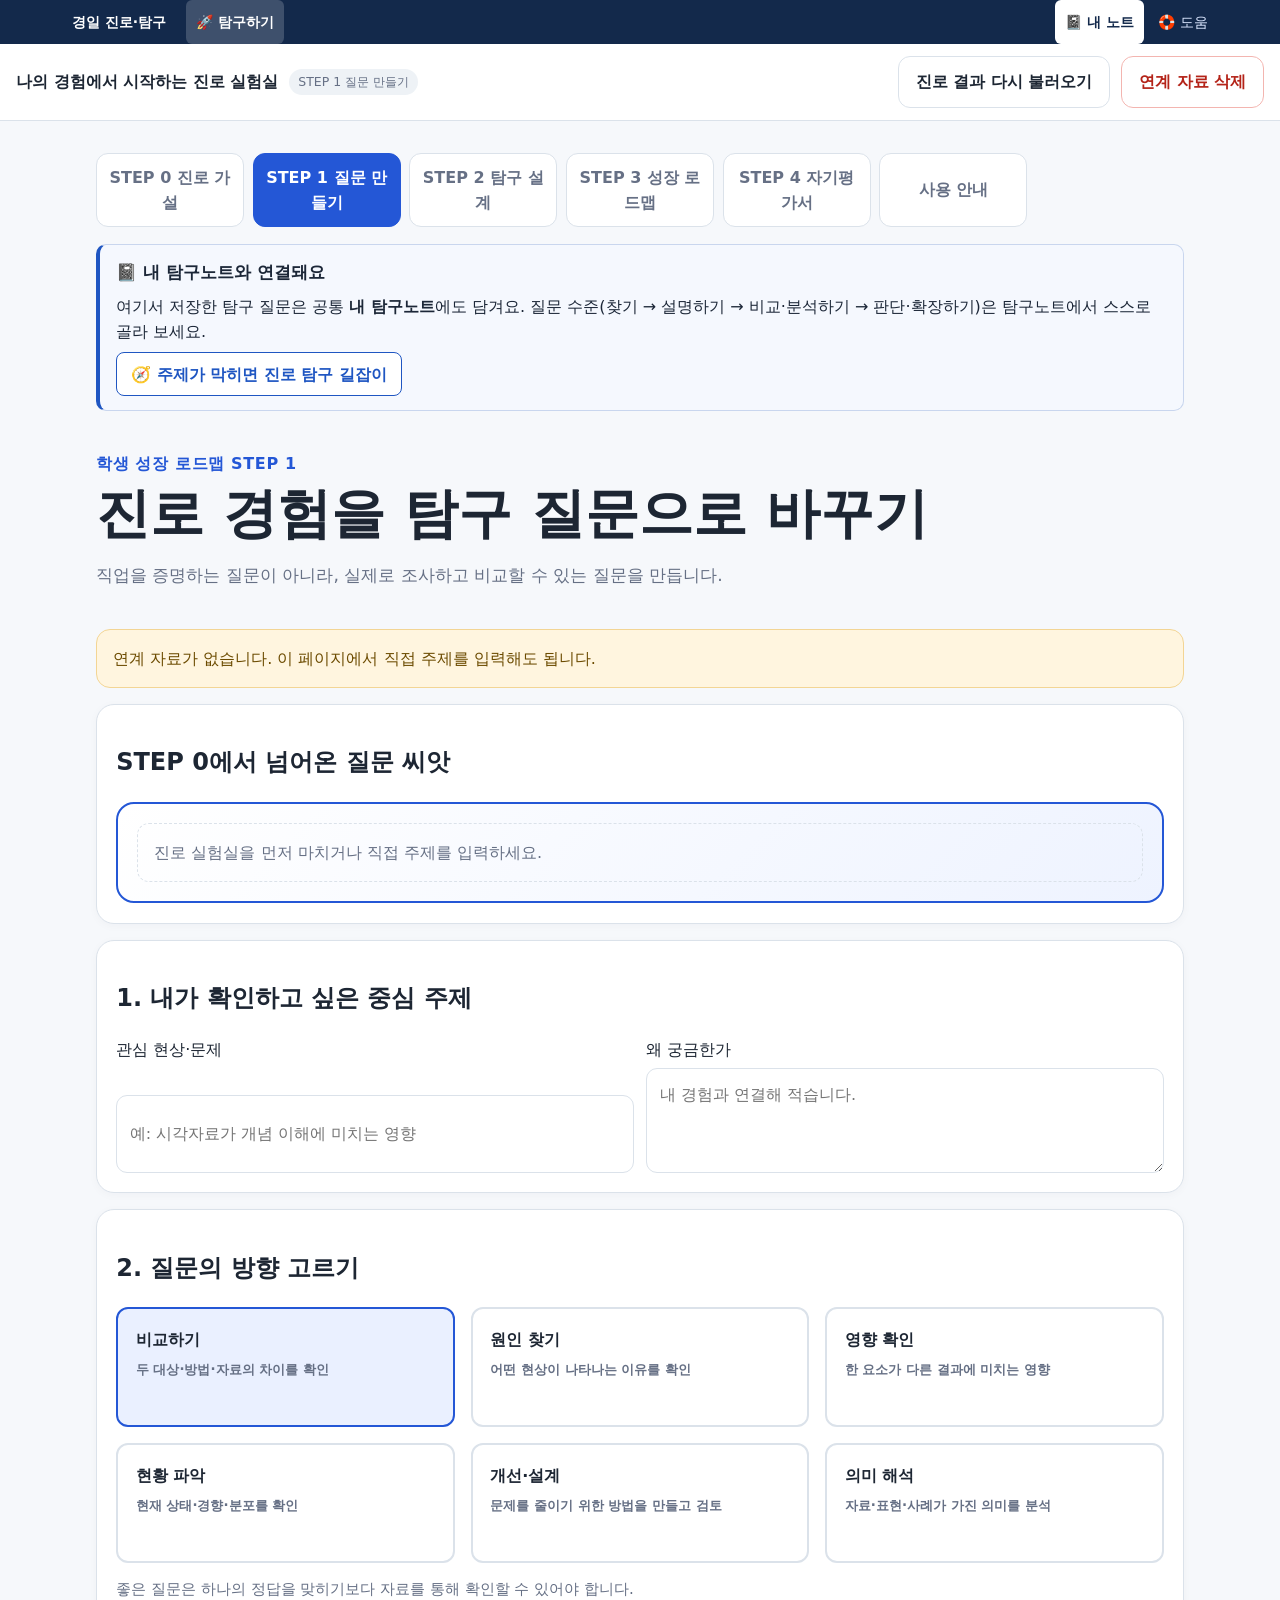
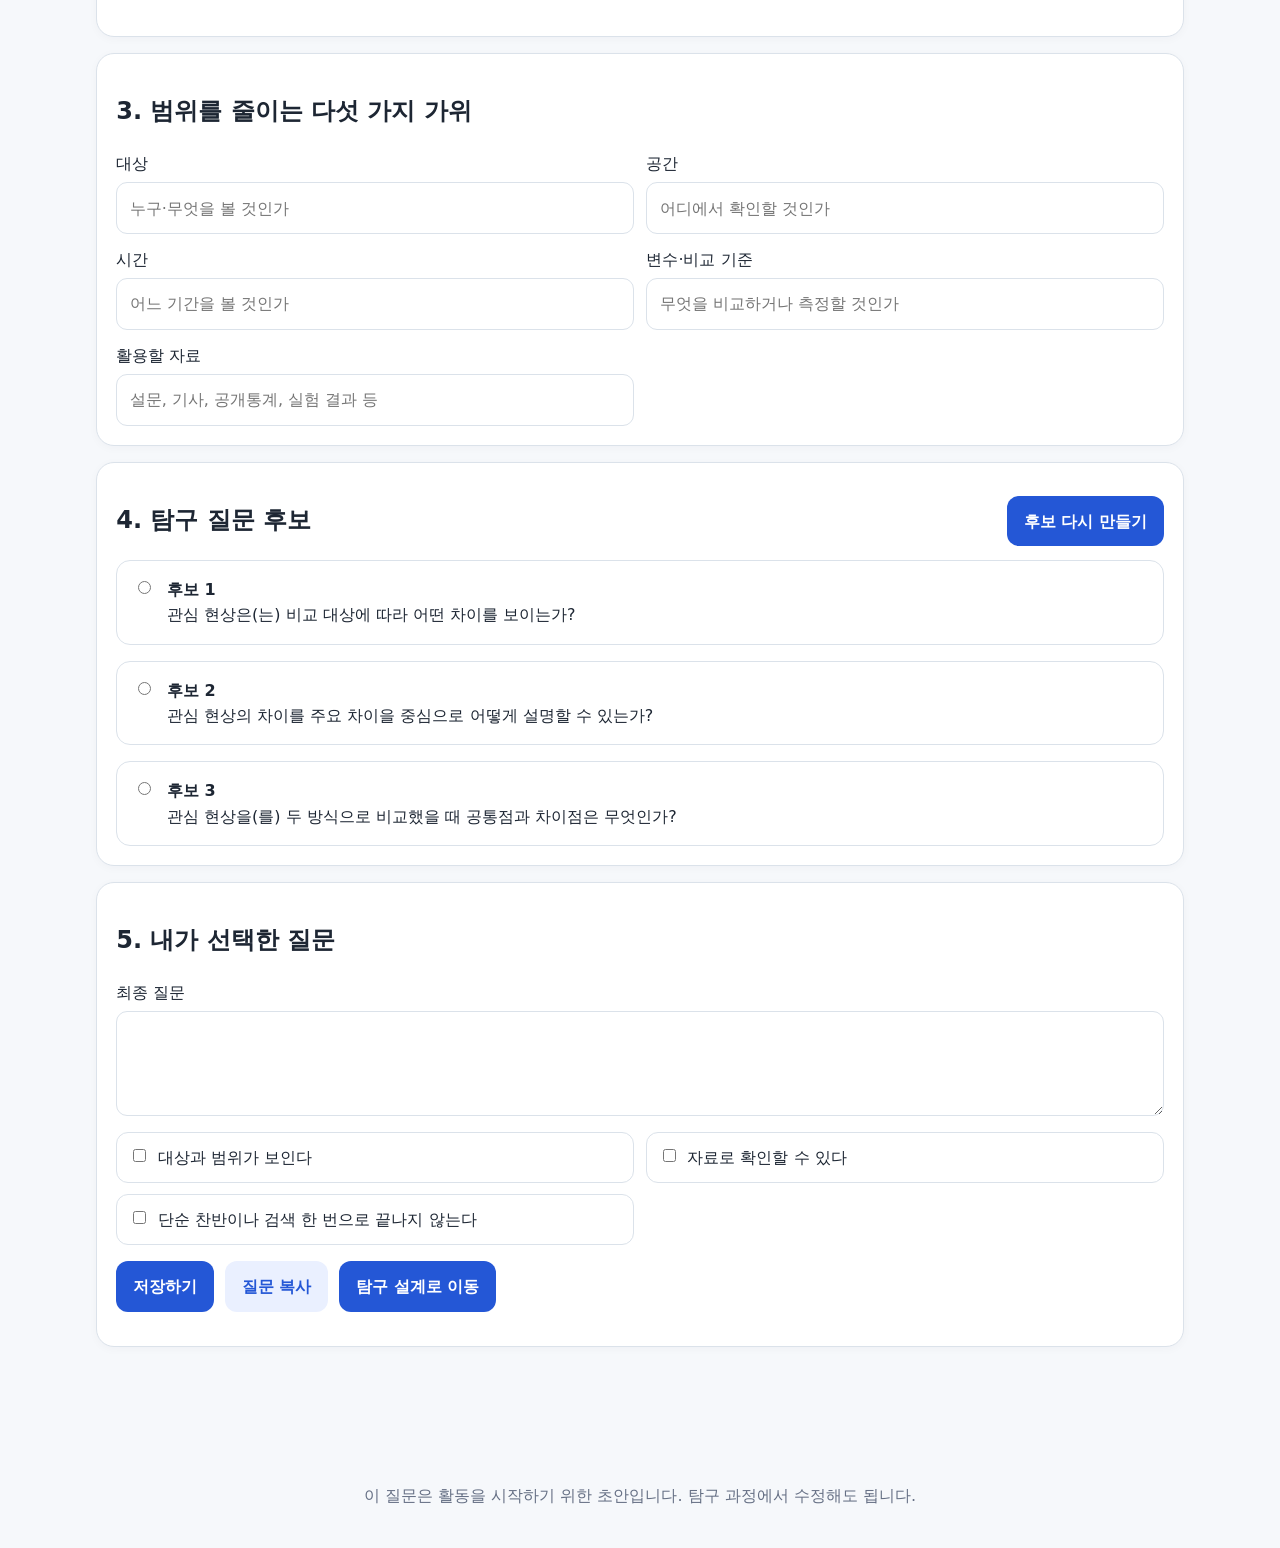
<file: keyword.html>
<!doctype html><html lang="ko"><head><meta charset="utf-8"><meta name="viewport" content="width=device-width,initial-scale=1"><meta name="description" content="진로 경험을 탐구 질문으로 바꾸는 고1용 질문 생성기"><title>탐구 질문 만들기 | 진로 실험실</title><link rel="stylesheet" href="style.css"></head><body>
<header class="topbar no-print"><div><strong>나의 경험에서 시작하는 진로 실험실</strong><span class="badge">STEP 1 질문 만들기</span></div><div class="top-actions"><button class="ghost" id="loadBridge">진로 결과 다시 불러오기</button><button class="danger ghost" id="clearFlow">연계 자료 삭제</button></div></header>
<main class="app-shell flow-shell"><div data-flow-nav></div>
<section class="flow-hero"><p class="eyebrow">학생 성장 로드맵 STEP 1</p><h1>진로 경험을 탐구 질문으로 바꾸기</h1><p class="lead">직업을 증명하는 질문이 아니라, 실제로 조사하고 비교할 수 있는 질문을 만듭니다.</p></section>
<div id="bridgeStatus" class="notice info"></div>
<section class="card"><h2>STEP 0에서 넘어온 질문 씨앗</h2><div id="bridgeSummary" class="summary-card"></div></section>
<section class="card"><h2>1. 내가 확인하고 싶은 중심 주제</h2><div class="field-grid"><label class="field">관심 현상·문제<input id="topic" maxlength="100" placeholder="예: 시각자료가 개념 이해에 미치는 영향"></label><label class="field">왜 궁금한가<textarea id="reason" maxlength="300" placeholder="내 경험과 연결해 적습니다."></textarea></label></div></section>
<section class="card"><h2>2. 질문의 방향 고르기</h2><div id="questionTypes" class="choice-grid three compact"></div><p class="help">좋은 질문은 하나의 정답을 맞히기보다 자료를 통해 확인할 수 있어야 합니다.</p></section>
<section class="card"><h2>3. 범위를 줄이는 다섯 가지 가위</h2><div class="field-grid"><label class="field">대상<input id="scopeTarget" placeholder="누구·무엇을 볼 것인가"></label><label class="field">공간<input id="scopePlace" placeholder="어디에서 확인할 것인가"></label><label class="field">시간<input id="scopeTime" placeholder="어느 기간을 볼 것인가"></label><label class="field">변수·비교 기준<input id="scopeVariable" placeholder="무엇을 비교하거나 측정할 것인가"></label><label class="field">활용할 자료<input id="scopeData" placeholder="설문, 기사, 공개통계, 실험 결과 등"></label></div></section>
<section class="card"><div class="card-title-row"><h2>4. 탐구 질문 후보</h2><button id="makeQuestions">후보 다시 만들기</button></div><div id="questionCandidates" class="stack"></div></section>
<section class="card"><h2>5. 내가 선택한 질문</h2><label class="field">최종 질문<textarea id="finalQuestion" maxlength="300"></textarea></label><div class="check-grid"><label><input type="checkbox" id="checkSpecific"> 대상과 범위가 보인다</label><label><input type="checkbox" id="checkEvidence"> 자료로 확인할 수 있다</label><label><input type="checkbox" id="checkOpen"> 단순 찬반이나 검색 한 번으로 끝나지 않는다</label></div><div class="button-row no-print"><button id="saveKeyword">저장하기</button><button class="secondary" id="copyKeyword">질문 복사</button><button id="goInquiry">탐구 설계로 이동</button></div><p id="keywordMessage" class="help"></p></section>
</main><footer class="no-print"><p>이 질문은 활동을 시작하기 위한 초안입니다. 탐구 과정에서 수정해도 됩니다.</p></footer><script src="flow-common.js"></script><script src="keyword.js"></script><script src="inquiry-standard.js"></script><script src="inquiry-notes.js"></script><script src="kyungil-link.js"></script>
</body></html>
</file>
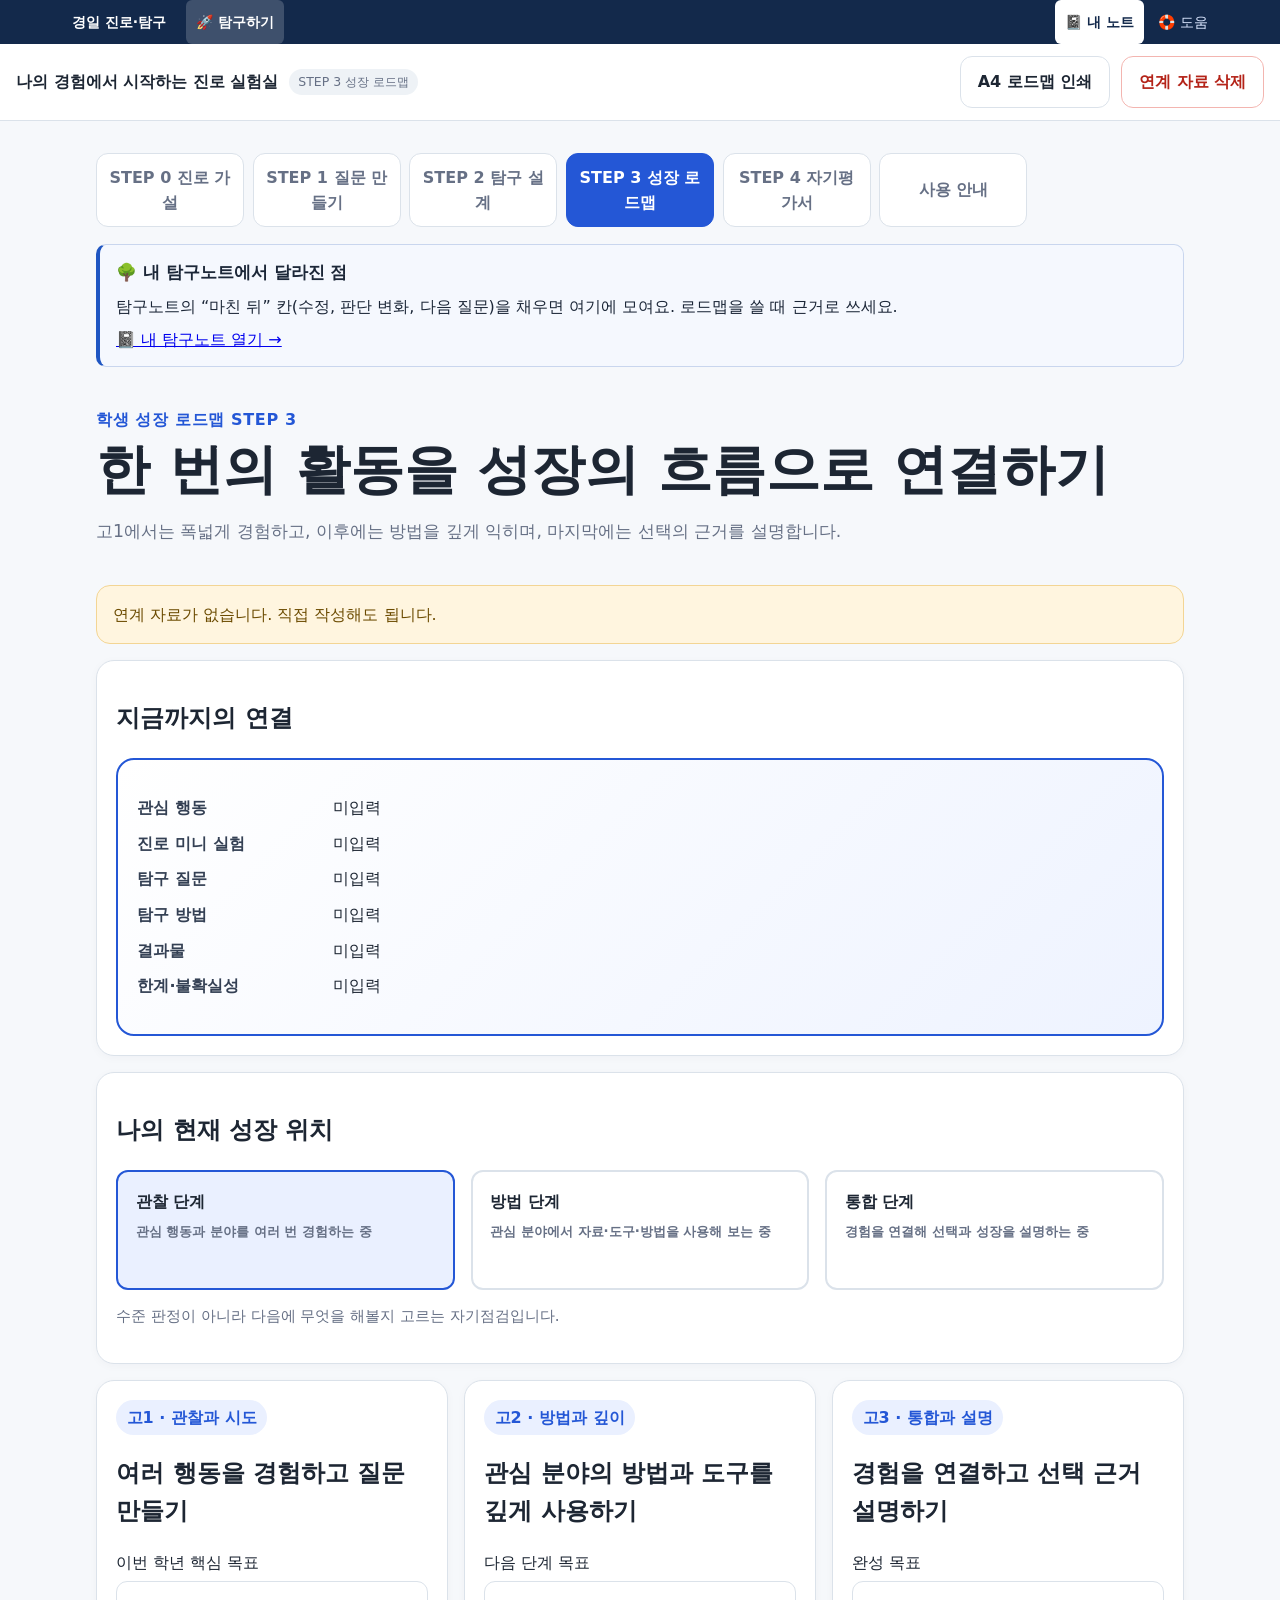
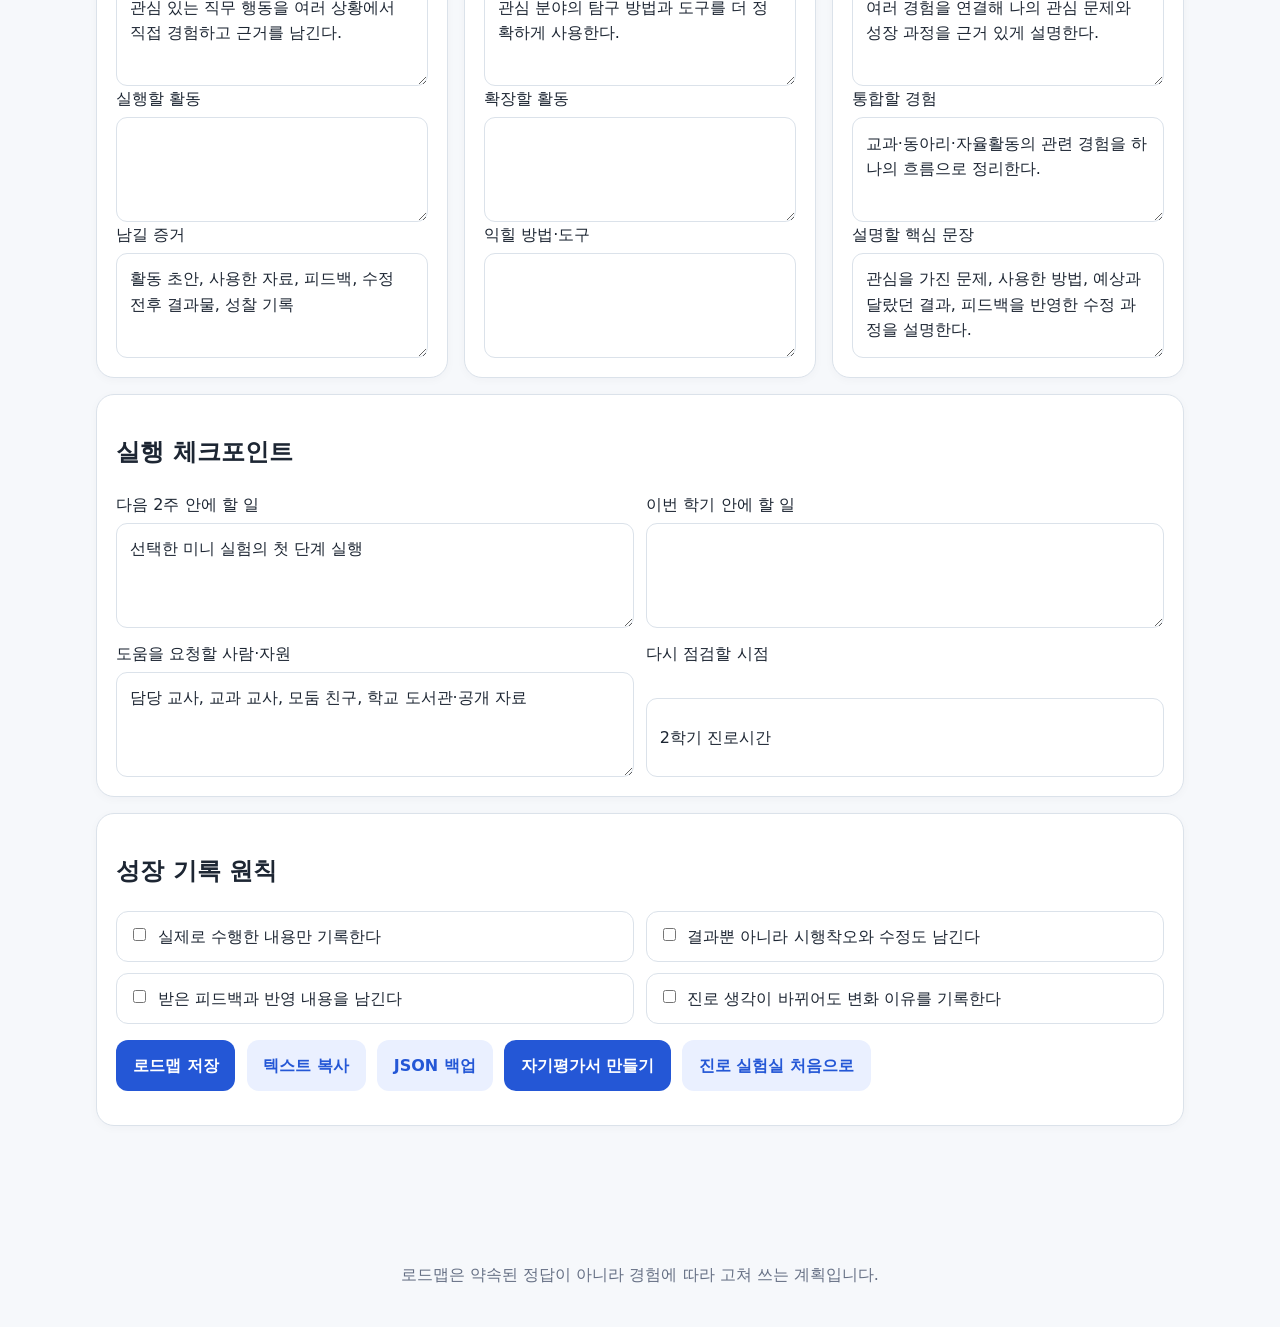
<file: roadmap.html>
<!doctype html><html lang="ko"><head><meta charset="utf-8"><meta name="viewport" content="width=device-width,initial-scale=1"><meta name="description" content="진로 가설과 탐구를 학년별 성장 계획으로 연결하는 고1용 로드맵"><title>성장 로드맵 | 진로 실험실</title><link rel="stylesheet" href="style.css"></head><body>
<header class="topbar no-print"><div><strong>나의 경험에서 시작하는 진로 실험실</strong><span class="badge">STEP 3 성장 로드맵</span></div><div class="top-actions"><button class="ghost" id="printRoadmap">A4 로드맵 인쇄</button><button class="danger ghost" id="clearFlow">연계 자료 삭제</button></div></header><main class="app-shell flow-shell"><div data-flow-nav></div>
<section class="flow-hero"><p class="eyebrow">학생 성장 로드맵 STEP 3</p><h1>한 번의 활동을 성장의 흐름으로 연결하기</h1><p class="lead">고1에서는 폭넓게 경험하고, 이후에는 방법을 깊게 익히며, 마지막에는 선택의 근거를 설명합니다.</p></section><div id="roadmapStatus" class="notice info"></div>
<section class="card"><h2>지금까지의 연결</h2><div id="flowSummary" class="summary-card"></div></section>
<section class="card"><h2>나의 현재 성장 위치</h2><div id="levelChoices" class="choice-grid three compact"></div><p class="help">수준 판정이 아니라 다음에 무엇을 해볼지 고르는 자기점검입니다.</p></section>
<section class="roadmap-year-grid"><article class="card year-card"><span class="year-badge">고1 · 관찰과 시도</span><h2>여러 행동을 경험하고 질문 만들기</h2><label class="field">이번 학년 핵심 목표<textarea id="goal1"></textarea></label><label class="field">실행할 활동<textarea id="action1"></textarea></label><label class="field">남길 증거<textarea id="evidence1" placeholder="초안, 자료 목록, 피드백, 수정본, 성찰 등"></textarea></label></article><article class="card year-card"><span class="year-badge">고2 · 방법과 깊이</span><h2>관심 분야의 방법과 도구를 깊게 사용하기</h2><label class="field">다음 단계 목표<textarea id="goal2"></textarea></label><label class="field">확장할 활동<textarea id="action2"></textarea></label><label class="field">익힐 방법·도구<textarea id="tool2"></textarea></label></article><article class="card year-card"><span class="year-badge">고3 · 통합과 설명</span><h2>경험을 연결하고 선택 근거 설명하기</h2><label class="field">완성 목표<textarea id="goal3"></textarea></label><label class="field">통합할 경험<textarea id="action3"></textarea></label><label class="field">설명할 핵심 문장<textarea id="story3" placeholder="나는 어떤 문제에 관심을 갖고, 어떤 방법으로 탐구하며, 무엇을 수정해 왔는가"></textarea></label></article></section>
<section class="card"><h2>실행 체크포인트</h2><div class="milestone-grid"><label class="field">다음 2주 안에 할 일<textarea id="next2weeks"></textarea></label><label class="field">이번 학기 안에 할 일<textarea id="thisSemester"></textarea></label><label class="field">도움을 요청할 사람·자원<textarea id="support"></textarea></label><label class="field">다시 점검할 시점<input id="revisit" placeholder="예: 2학기 진로시간"></label></div></section>
<section class="card"><h2>성장 기록 원칙</h2><div class="check-grid"><label><input type="checkbox" id="rActual"> 실제로 수행한 내용만 기록한다</label><label><input type="checkbox" id="rProcess"> 결과뿐 아니라 시행착오와 수정도 남긴다</label><label><input type="checkbox" id="rFeedback"> 받은 피드백과 반영 내용을 남긴다</label><label><input type="checkbox" id="rChange"> 진로 생각이 바뀌어도 변화 이유를 기록한다</label></div><div class="button-row no-print"><button id="saveRoadmap">로드맵 저장</button><button class="secondary" id="copyRoadmap">텍스트 복사</button><button class="secondary" id="downloadRoadmap">JSON 백업</button><button id="goSubmission">자기평가서 만들기</button><button class="secondary" id="backHome">진로 실험실 처음으로</button></div><p id="roadmapMessage" class="help"></p></section>
<section class="card print-only"><h2>나의 학생 성장 로드맵</h2><div id="roadmapPrint" class="summary-card"></div></section></main><footer class="no-print"><p>로드맵은 약속된 정답이 아니라 경험에 따라 고쳐 쓰는 계획입니다.</p></footer><script src="flow-common.js"></script><script src="roadmap.js"></script><script src="inquiry-standard.js"></script><script src="inquiry-notes.js"></script><script src="kyungil-link.js"></script>
</body></html>
</file>
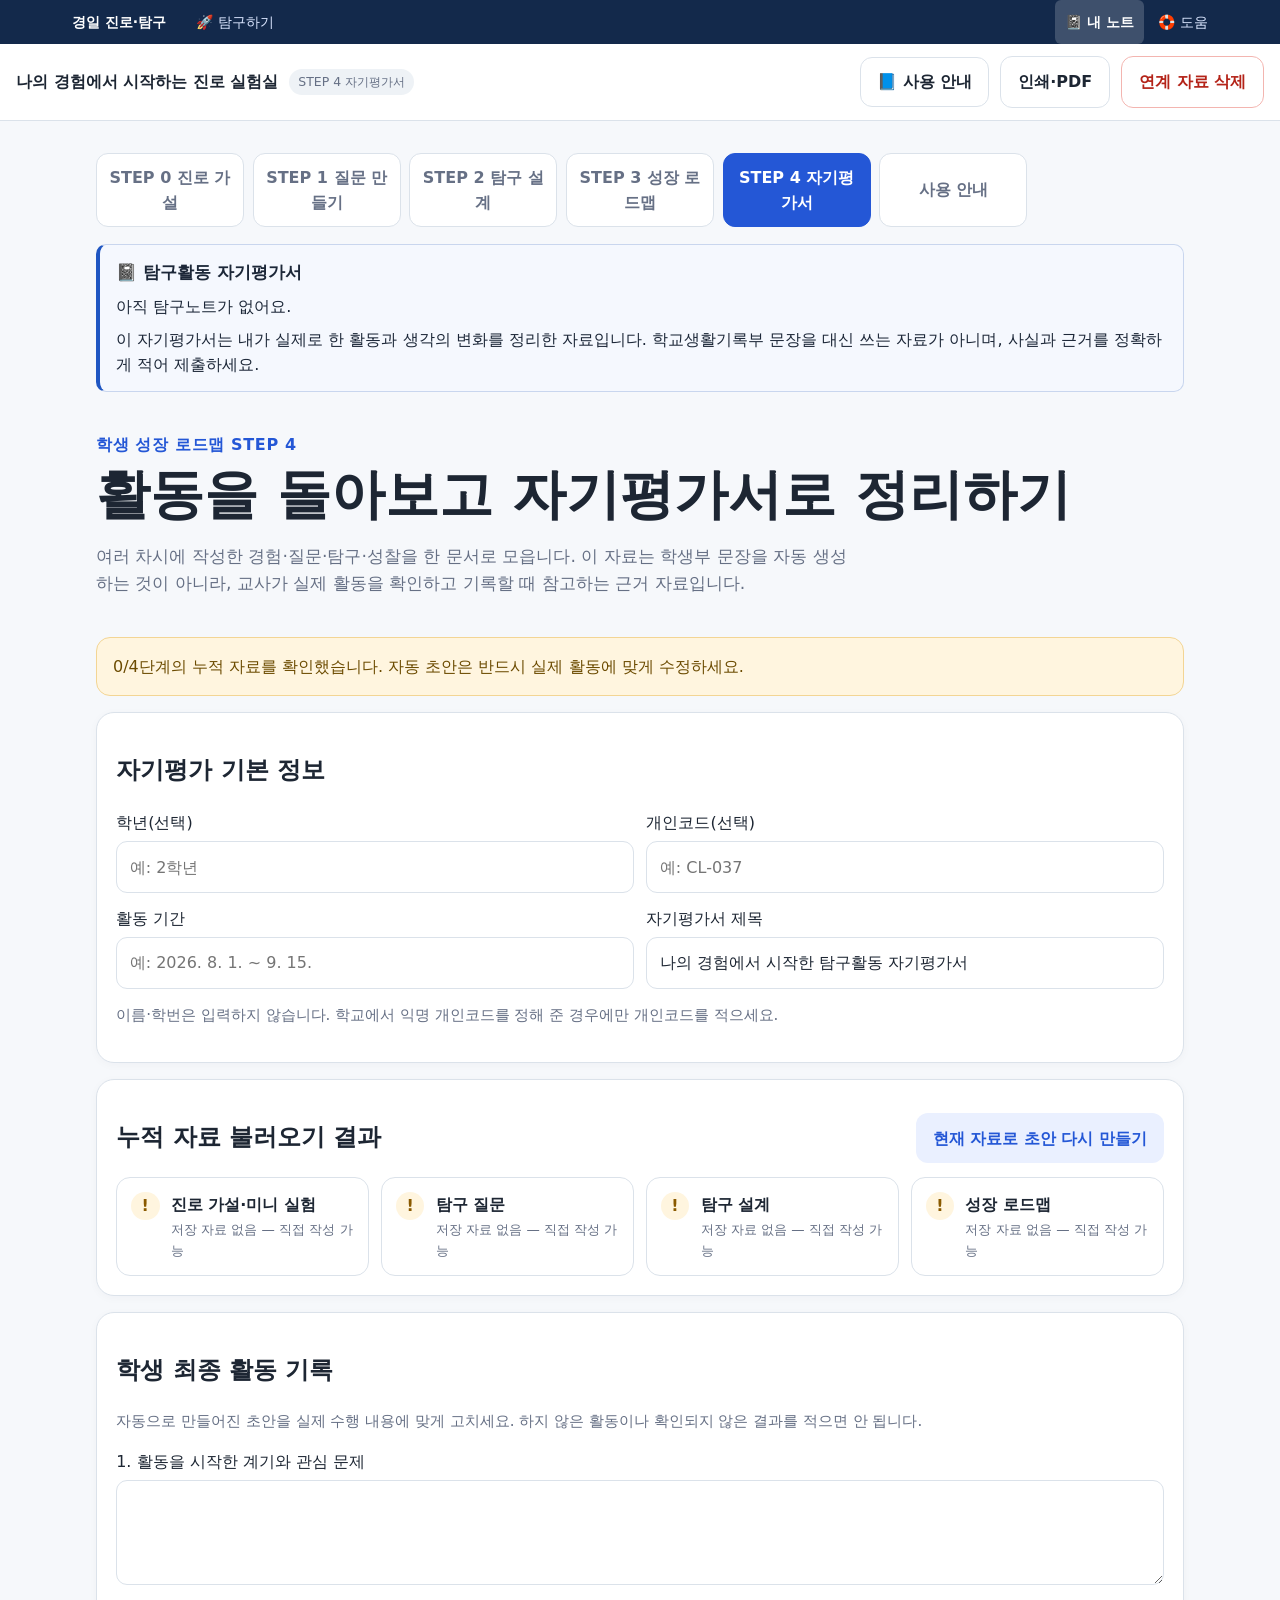
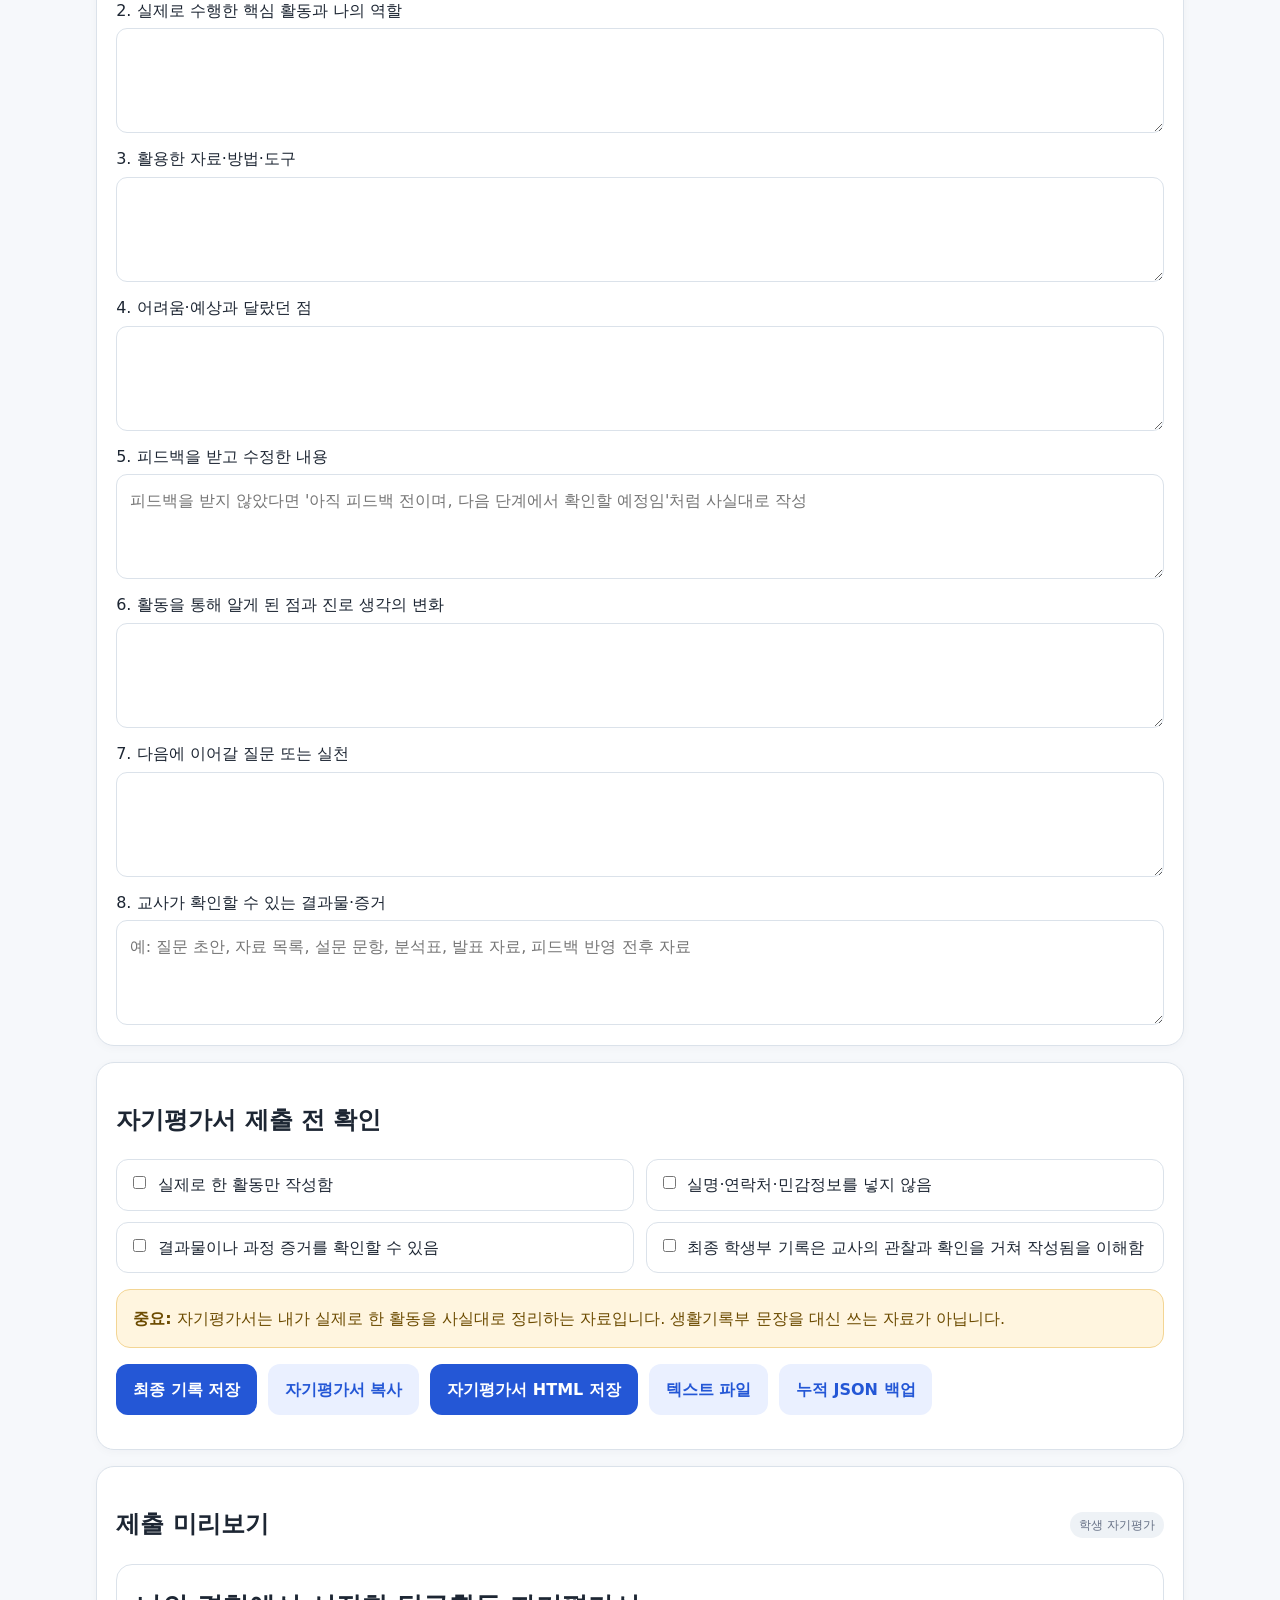
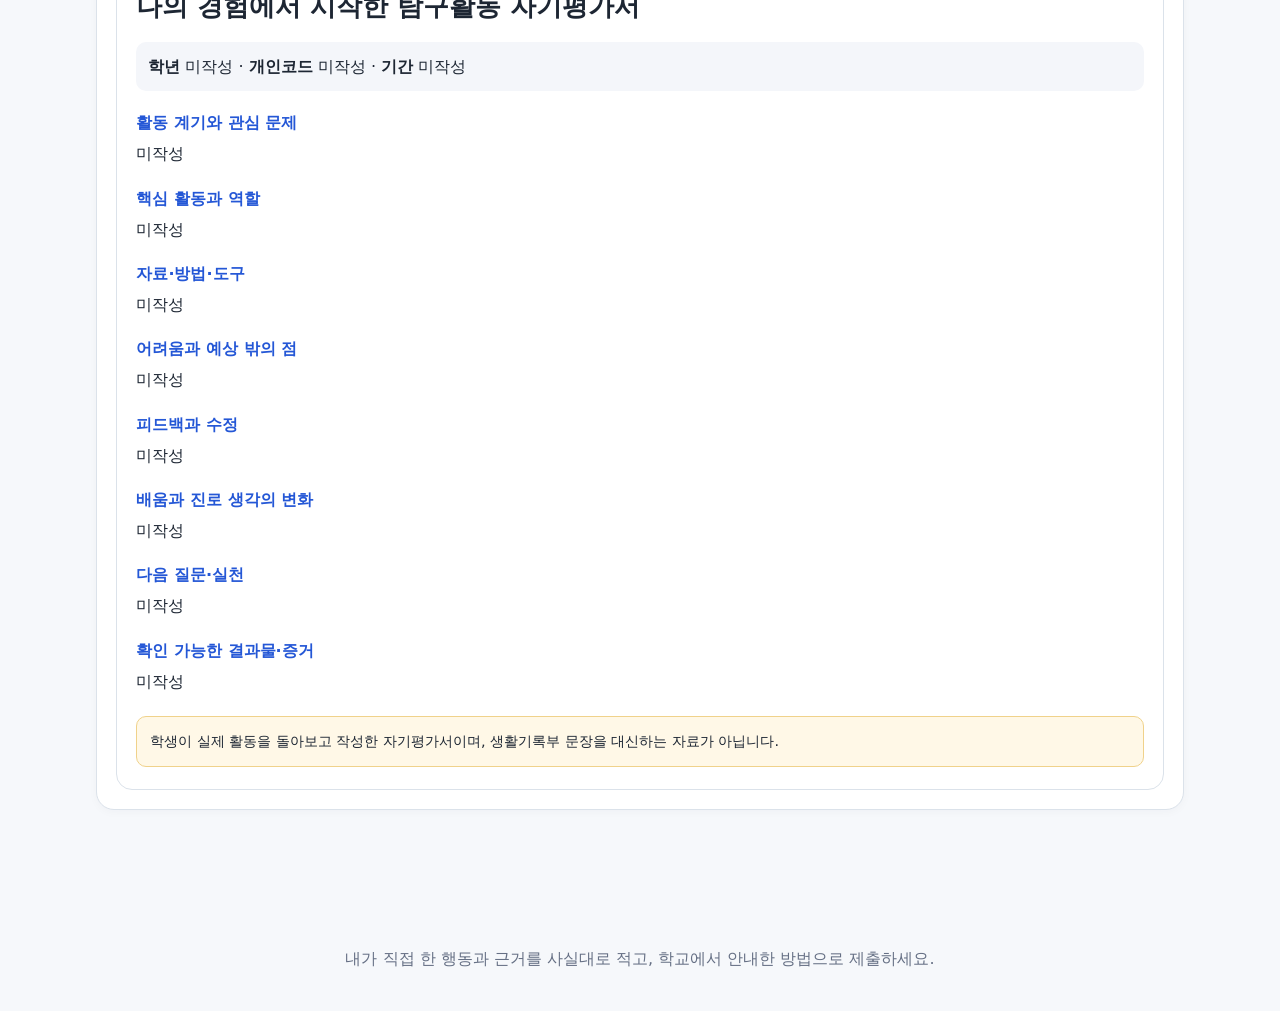
<file: submission.html>
<!doctype html>
<html lang="ko">
<head>
  <meta charset="utf-8">
  <meta name="viewport" content="width=device-width,initial-scale=1">
  <meta name="description" content="진로 실험실 활동을 학생용 탐구활동 자기평가서로 정리합니다.">
  <title>탐구활동 자기평가서 | 진로 실험실</title>
  <link rel="stylesheet" href="style.css">
</head>
<body>
<header class="topbar no-print">
  <div><strong>나의 경험에서 시작하는 진로 실험실</strong><span class="badge">STEP 4 자기평가서</span></div>
  <div class="top-actions"><a class="ghost button-link" href="guide.html">📘 사용 안내</a><button class="ghost" id="printSubmission">인쇄·PDF</button><button class="danger ghost" id="clearFlow">연계 자료 삭제</button></div>
</header>
<main class="app-shell flow-shell submission-shell">
  <div data-flow-nav></div>
  <section class="flow-hero">
    <p class="eyebrow">학생 성장 로드맵 STEP 4</p>
    <h1>활동을 돌아보고 자기평가서로 정리하기</h1>
    <p class="lead">여러 차시에 작성한 경험·질문·탐구·성찰을 한 문서로 모읍니다. 이 자료는 학생부 문장을 자동 생성하는 것이 아니라, 교사가 실제 활동을 확인하고 기록할 때 참고하는 근거 자료입니다.</p>
  </section>
  <div id="submissionStatus" class="notice info"></div>

  <section class="card identity-card">
    <h2>자기평가 기본 정보</h2>
    <div class="field-grid">
      <label class="field">학년(선택) <input id="classInfo" maxlength="20" placeholder="예: 2학년"></label>
      <label class="field">개인코드(선택) <input id="studentKey" maxlength="20" placeholder="예: CL-037"></label>
      <label class="field">활동 기간 <input id="activityPeriod" maxlength="40" placeholder="예: 2026. 8. 1. ~ 9. 15."></label>
      <label class="field">자기평가서 제목 <input id="submissionTitle" maxlength="80" placeholder="예: 나의 경험에서 시작한 진로 탐구 기록"></label>
    </div>
    <p class="help">이름·학번은 입력하지 않습니다. 학교에서 익명 개인코드를 정해 준 경우에만 개인코드를 적으세요.</p>
  </section>

  <section class="card">
    <div class="card-title-row"><h2>누적 자료 불러오기 결과</h2><button class="secondary no-print" id="refreshDraft">현재 자료로 초안 다시 만들기</button></div>
    <div id="sourceChecklist" class="source-checklist"></div>
  </section>

  <section class="card">
    <h2>학생 최종 활동 기록</h2>
    <p class="help">자동으로 만들어진 초안을 실제 수행 내용에 맞게 고치세요. 하지 않은 활동이나 확인되지 않은 결과를 적으면 안 됩니다.</p>
    <div class="submission-form">
      <label class="field">1. 활동을 시작한 계기와 관심 문제<textarea id="motivation" maxlength="1200"></textarea></label>
      <label class="field">2. 실제로 수행한 핵심 활동과 나의 역할<textarea id="actualActivity" maxlength="1600"></textarea></label>
      <label class="field">3. 활용한 자료·방법·도구<textarea id="methodsEvidence" maxlength="1200"></textarea></label>
      <label class="field">4. 어려움·예상과 달랐던 점<textarea id="challenge" maxlength="1200"></textarea></label>
      <label class="field">5. 피드백을 받고 수정한 내용<textarea id="feedbackRevision" maxlength="1200" placeholder="피드백을 받지 않았다면 '아직 피드백 전이며, 다음 단계에서 확인할 예정임'처럼 사실대로 작성"></textarea></label>
      <label class="field">6. 활동을 통해 알게 된 점과 진로 생각의 변화<textarea id="learningChange" maxlength="1600"></textarea></label>
      <label class="field">7. 다음에 이어갈 질문 또는 실천<textarea id="nextStep" maxlength="1200"></textarea></label>
      <label class="field">8. 교사가 확인할 수 있는 결과물·증거<textarea id="evidenceList" maxlength="1200" placeholder="예: 질문 초안, 자료 목록, 설문 문항, 분석표, 발표 자료, 피드백 반영 전후 자료"></textarea></label>
    </div>
  </section>

  <section class="card">
    <h2>자기평가서 제출 전 확인</h2>
    <div class="check-grid">
      <label><input type="checkbox" id="cActual"> 실제로 한 활동만 작성함</label>
      <label><input type="checkbox" id="cNoPrivate"> 실명·연락처·민감정보를 넣지 않음</label>
      <label><input type="checkbox" id="cEvidence"> 결과물이나 과정 증거를 확인할 수 있음</label>
      <label><input type="checkbox" id="cTeacher"> 최종 학생부 기록은 교사의 관찰과 확인을 거쳐 작성됨을 이해함</label>
    </div>
    <div class="notice warning"><strong>중요:</strong> 자기평가서는 내가 실제로 한 활동을 사실대로 정리하는 자료입니다. 생활기록부 문장을 대신 쓰는 자료가 아닙니다.</div>
    <div class="button-row no-print">
      <button id="saveSubmission">최종 기록 저장</button>
      <button class="secondary" id="copySubmission">자기평가서 복사</button>
      <button id="downloadHtml">자기평가서 HTML 저장</button>
      <button class="secondary" id="downloadTxt">텍스트 파일</button>
      <button class="secondary" id="downloadJson">누적 JSON 백업</button>
    </div>
    <p id="submissionMessage" class="help"></p>
  </section>

  <section class="card submission-preview-card" id="submissionPreviewCard">
    <div class="card-title-row"><h2>제출 미리보기</h2><span class="badge">학생 자기평가</span></div>
    <div id="submissionPreview" class="submission-preview"></div>
  </section>
</main>
<footer class="no-print"><p>내가 직접 한 행동과 근거를 사실대로 적고, 학교에서 안내한 방법으로 제출하세요.</p></footer>
<script src="flow-common.js"></script><script src="submission.js"></script>
<script src="inquiry-standard.js"></script><script src="inquiry-notes.js"></script><script src="kyungil-link.js"></script>
</body></html>
</file>
<file: style.css>
@page{size:A4;margin:10mm}
:root{--bg:#f6f8fb;--card:#fff;--text:#1d2633;--muted:#667085;--line:#dbe2ea;--primary:#2457d6;--primary-soft:#eaf0ff;--ok:#157347;--warn:#8a5a00;--danger:#b42318;--shadow:0 8px 24px rgba(31,42,55,.08);--radius:18px}
*{box-sizing:border-box}html{scroll-behavior:smooth}body{margin:0;font-family:system-ui,-apple-system,BlinkMacSystemFont,"Noto Sans KR","Segoe UI",sans-serif;background:var(--bg);color:var(--text);line-height:1.58}button,input,textarea,select{font:inherit}button{border:0;border-radius:12px;background:var(--primary);color:white;padding:.78rem 1.05rem;font-weight:700;cursor:pointer}button:hover{filter:brightness(.97)}button.secondary{background:var(--primary-soft);color:var(--primary)}button.ghost{background:transparent;color:var(--text);border:1px solid var(--line)}button.danger,.danger{background:var(--danger);color:white}.danger.ghost{background:transparent;color:var(--danger);border-color:#f3b5b0}.hidden{display:none!important}.topbar{position:sticky;top:0;z-index:20;background:rgba(255,255,255,.95);backdrop-filter:blur(10px);border-bottom:1px solid var(--line);padding:.75rem 1rem;display:flex;align-items:center;justify-content:space-between;gap:1rem}.topbar>div{display:flex;align-items:center;gap:.7rem}.top-actions{justify-content:flex-end}.badge{font-size:.78rem;padding:.2rem .55rem;border-radius:999px;background:#eef2f6;color:var(--muted)}.app-shell{max-width:1120px;margin:auto;padding:2rem 1rem 5rem}.hero{background:linear-gradient(135deg,#fff,#eef3ff);border:1px solid var(--line);border-radius:28px;padding:clamp(1.4rem,4vw,3.2rem);box-shadow:var(--shadow)}.eyebrow{font-weight:800;color:var(--primary);letter-spacing:.04em;margin:0 0 .4rem}.hero h1{font-size:clamp(2rem,5vw,3.6rem);line-height:1.15;margin:.2rem 0 1rem}.lead{font-size:1.08rem;color:var(--muted);max-width:760px}.notice{padding:1rem;border-radius:14px;margin:1rem 0}.notice.warning{background:#fff5df;color:#6c4b00;border:1px solid #f3d594}.notice.info{background:#eef6ff;color:#174a7e;border:1px solid #c8def5}.device-choice{margin-top:2rem}.choice-grid{display:grid;gap:1rem}.choice-grid.two{grid-template-columns:repeat(2,minmax(0,1fr))}.choice-grid.three{grid-template-columns:repeat(3,minmax(0,1fr))}.choice-card{background:white;color:var(--text);border:2px solid var(--line);text-align:left;padding:1.1rem;display:flex;flex-direction:column;gap:.4rem}.choice-card.selected{border-color:var(--primary);background:var(--primary-soft)}.choice-icon{font-size:1.8rem}.choice-card small{color:var(--muted)}.compact .choice-card{min-height:120px}.progress-nav{display:grid;grid-template-columns:repeat(5,1fr);gap:.5rem;margin-bottom:1rem}.progress-nav button{background:white;color:var(--muted);border:1px solid var(--line);padding:.65rem .3rem}.progress-nav button.active{background:var(--primary);color:white}.progress-nav button.done{border-color:#8fd0ad;color:var(--ok)}.progress-nav span{display:inline-grid;place-items:center;width:1.5rem;height:1.5rem;border-radius:50%;background:rgba(0,0,0,.07);margin-right:.25rem}.class-guide{display:flex;gap:.8rem;align-items:center;flex-wrap:wrap;padding:.7rem 1rem;background:#111827;color:white;border-radius:14px;margin-bottom:1.2rem}.class-guide span:last-child{margin-left:auto;color:#d1d5db}.step-panel{animation:fade .2s ease}@keyframes fade{from{opacity:.2;transform:translateY(4px)}to{opacity:1;transform:none}}.section-head{display:flex;justify-content:space-between;gap:2rem;align-items:end;margin:1.3rem 0}.section-head h2{font-size:2rem;margin:0}.section-head>p{max-width:560px;color:var(--muted)}.card{background:var(--card);border:1px solid var(--line);border-radius:var(--radius);padding:1.2rem;margin:1rem 0;box-shadow:0 2px 10px rgba(31,42,55,.03)}.card h3{margin-top:0}.card-title-row{display:flex;justify-content:space-between;gap:1rem;align-items:center}.help{color:var(--muted);font-size:.94rem}.chip-grid{display:flex;flex-wrap:wrap;gap:.55rem;margin:.8rem 0 1rem}.chip{border:1px solid var(--line);background:white;color:var(--text);padding:.58rem .85rem;border-radius:999px;font-weight:650}.chip.selected{background:var(--primary);color:white;border-color:var(--primary)}.stack{display:grid;gap:1rem}.experience-card h4{margin:.2rem 0}.field-grid{display:grid;grid-template-columns:repeat(2,minmax(0,1fr));gap:.8rem}.field{display:grid;gap:.35rem}.field label{font-weight:750}.field small{color:var(--muted)}input,textarea,select{width:100%;border:1px solid var(--line);background:white;color:var(--text);border-radius:11px;padding:.78rem}.field textarea{min-height:105px;resize:vertical}.word-warning{color:var(--warn);font-weight:700;font-size:.86rem}.peer-box{background:#fbfbff}.action-card{border-left:5px solid var(--primary)}.action-option{display:flex;gap:.5rem;align-items:flex-start;padding:.65rem;border:1px solid var(--line);border-radius:12px;background:white}.action-option input{width:auto;margin-top:.3rem}.action-option small{display:block;color:var(--muted)}.ratings{display:grid;grid-template-columns:1fr 1fr;gap:.8rem;margin-top:.9rem}.matrix-grid{display:grid;grid-template-columns:repeat(2,minmax(0,1fr));gap:.8rem}.matrix-cell{min-height:150px;border:1px dashed var(--line);border-radius:14px;padding:1rem}.matrix-cell h4{margin:0 0 .6rem}.matrix-cell ul{margin:.3rem 0;padding-left:1.2rem}.matrix-core{background:#edf9f2}.matrix-grow{background:#eef5ff}.matrix-burden{background:#fff1ef}.matrix-unclear{background:#f6f7f9}.hypothesis{border:1px solid var(--line);border-radius:14px;padding:1rem}.hypothesis .evidence{font-size:.9rem;color:var(--muted)}.hypothesis-controls{display:flex;gap:.45rem;flex-wrap:wrap;margin-top:.7rem}.hypothesis-controls button{padding:.45rem .65rem;font-size:.86rem;background:white;color:var(--text);border:1px solid var(--line)}.hypothesis-controls button.selected{background:var(--primary);color:white}.env-row{display:grid;grid-template-columns:1fr auto 1fr;gap:.8rem;align-items:center}.env-row input{width:auto}.env-row .scale{display:flex;gap:.3rem}.env-label.right{text-align:right}.filter-grid{display:grid;grid-template-columns:repeat(2,minmax(0,1fr));gap:.8rem}.job-grid{display:grid;grid-template-columns:repeat(2,minmax(0,1fr));gap:1rem}.job-card{border:1px solid var(--line);border-radius:16px;padding:1rem;background:white;display:flex;flex-direction:column}.job-card .type{display:inline-block;font-size:.78rem;padding:.2rem .55rem;border-radius:999px;background:var(--primary-soft);color:var(--primary);font-weight:800}.job-card h4{font-size:1.2rem;margin:.5rem 0}.job-card ul{padding-left:1.2rem}.tag-row{display:flex;flex-wrap:wrap;gap:.35rem;margin-top:.5rem}.tag{font-size:.78rem;padding:.2rem .5rem;border-radius:999px;background:#f0f2f5;color:#475467}.job-card .select-job{margin-top:auto}.job-card.selected{outline:3px solid var(--primary)}.approval-line{display:flex;gap:.55rem;align-items:flex-start;margin-top:1rem}.approval-line input{width:auto;margin-top:.25rem}.plan-grid{display:grid;grid-template-columns:repeat(2,minmax(0,1fr));gap:.8rem}.summary-card{border:2px solid var(--primary);background:linear-gradient(135deg,#fff,#eef3ff);border-radius:18px;padding:1.2rem}.summary-card dl{display:grid;grid-template-columns:180px 1fr;gap:.65rem 1rem}.summary-card dt{font-weight:800;color:#344054}.summary-card dd{margin:0}.button-row{display:flex;gap:.7rem;flex-wrap:wrap;margin-top:1rem}.step-actions{display:grid;grid-template-columns:auto 1fr auto;align-items:center;gap:1rem;margin-top:1.2rem}.step-actions span{text-align:center;color:var(--muted)}dialog{border:0;border-radius:18px;padding:0;max-width:700px;width:calc(100% - 2rem);box-shadow:var(--shadow)}dialog::backdrop{background:rgba(0,0,0,.45)}dialog form{padding:1.3rem}footer{text-align:center;color:var(--muted);padding:1.5rem}.empty-state{padding:1rem;border:1px dashed var(--line);border-radius:12px;color:var(--muted)}
@media(max-width:760px){.topbar{align-items:flex-start}.top-actions{flex-direction:column}.choice-grid.two,.choice-grid.three,.field-grid,.job-grid,.filter-grid,.plan-grid,.matrix-grid{grid-template-columns:1fr}.progress-nav{grid-template-columns:repeat(5,1fr);overflow:auto}.progress-nav button{font-size:.72rem}.progress-nav button span{display:none}.section-head{display:block}.env-row{grid-template-columns:1fr}.env-label.right{text-align:left}.class-guide span:last-child{margin-left:0}.summary-card dl{grid-template-columns:1fr}.topbar strong{font-size:.9rem}}
@media print{html,body{width:210mm;min-height:297mm}body{background:white;font-size:9pt;line-height:1.28}.no-print,.hero,.step-panel:not([data-step-panel="5"]),#reflectionForm,#finalComparison,#revisitWhen,#revisitCustom{display:none!important}.app-shell{max-width:none;padding:0}.step-panel[data-step-panel="5"]{display:block!important}.section-head{display:none}.step-panel[data-step-panel="5"]>.card:not(#summaryPrintCard){display:none!important}.card{box-shadow:none;border:0;padding:0;margin:0}.summary-card{border:1.5pt solid #111;background:white;padding:9pt;break-inside:avoid;page-break-inside:avoid;max-height:275mm;overflow:hidden}.summary-card dl{grid-template-columns:115pt 1fr;gap:4pt 8pt}.summary-card:before{content:"나의 진로 가설 & 미니 실험 요약";display:block;font-size:17pt;font-weight:800;margin-bottom:10pt}footer{display:none}}
/* v2 additions */
.field-alert{border-color:var(--danger)!important;background:#fff5f4!important}.privacy-warning{color:var(--danger);font-weight:750;font-size:.86rem}.fragment-row{display:flex;gap:.35rem;flex-wrap:wrap}.fragment{background:#f4f6f8;color:#344054;border:1px solid var(--line);padding:.28rem .48rem;border-radius:8px;font-size:.78rem;font-weight:600}.course-grid{display:grid;grid-template-columns:repeat(2,minmax(0,1fr));gap:.7rem}.course-card{display:flex;gap:.6rem;align-items:flex-start;border:1px solid var(--line);border-radius:14px;padding:.85rem;background:#fff}.course-card.selected{border-color:var(--primary);background:var(--primary-soft)}.course-card input{width:auto;margin-top:.25rem}.course-card small{display:block;color:var(--muted);margin-top:.2rem}.source-status{margin-top:auto}.gallery-grid{display:grid;grid-template-columns:repeat(2,minmax(0,1fr));gap:1rem}.gallery-card{border:1px solid var(--line);border-radius:16px;padding:1rem;background:#fff}.gallery-card h4{margin:.5rem 0}.gallery-card .type{display:inline-block;font-size:.75rem;padding:.2rem .5rem;border-radius:999px;background:#f3f4f6;color:#475467;font-weight:800}.gallery-card .type.approved{background:#eaf8ef;color:var(--ok)}.chart-stack{display:grid;gap:1rem}.chart-card{border:1px solid var(--line);border-radius:14px;padding:1rem;background:#fff}.chart-card h4{margin:.1rem 0 .8rem}.bar-row{display:grid;grid-template-columns:minmax(110px,1.2fr) minmax(120px,3fr) 38px;gap:.6rem;align-items:center;margin:.45rem 0;font-size:.9rem}.bar-row.my-choice>span{font-weight:800;color:var(--primary)}.bar-track{height:12px;background:#eef1f5;border-radius:999px;overflow:hidden}.bar-track i{display:block;height:100%;background:var(--primary);border-radius:999px}.bar-row.my-choice .bar-track i{background:#157347}.wide-dialog{max-width:1080px}.dashboard-tools{display:grid;grid-template-columns:1fr 1fr;gap:1rem}.dashboard-tools label{display:grid;gap:.4rem}.dashboard-summary{display:grid;grid-template-columns:repeat(3,1fr);gap:.8rem;margin:1rem 0}.metric{padding:1rem;border:1px solid var(--line);border-radius:14px;background:var(--primary-soft);display:flex;flex-direction:column}.metric strong{font-size:1.8rem;color:var(--primary)}.dashboard-grid{display:grid;grid-template-columns:repeat(2,minmax(0,1fr));gap:1rem}.dashboard-grid .chart-card{height:max-content}hr{border:0;border-top:1px solid var(--line);margin:1.5rem 0}
@media(max-width:760px){.course-grid,.gallery-grid,.dashboard-tools,.dashboard-summary,.dashboard-grid{grid-template-columns:1fr}.bar-row{grid-template-columns:1fr}.bar-row b{justify-self:end}.wide-dialog{max-width:calc(100% - 1rem)}}

/* Integrated STEP 0-3 flow */
.flow-nav{display:grid;grid-template-columns:repeat(5,minmax(0,1fr));gap:.55rem;margin:0 0 1.1rem}.flow-nav a{display:flex;align-items:center;justify-content:center;text-align:center;min-height:46px;padding:.65rem .5rem;border:1px solid var(--line);border-radius:12px;background:#fff;color:var(--muted);font-weight:750;text-decoration:none}.flow-nav a[aria-current="page"]{background:var(--primary);color:#fff;border-color:var(--primary)}.flow-hero{padding:1.5rem 0 .4rem}.flow-hero h1{font-size:clamp(2rem,5vw,3.4rem);line-height:1.13;margin:.35rem 0}.flow-shell .candidate-card{display:flex;gap:.8rem;align-items:flex-start;padding:1rem;border:1px solid var(--line);border-radius:14px;background:#fff}.flow-shell .candidate-card input{width:auto;margin-top:.25rem}.check-grid{display:grid;grid-template-columns:repeat(2,minmax(0,1fr));gap:.7rem;margin:1rem 0}.check-grid label{display:flex;align-items:flex-start;gap:.55rem;padding:.75rem;border:1px solid var(--line);border-radius:12px;background:#fff}.check-grid input{width:auto;margin-top:.25rem}.roadmap-year-grid{display:grid;grid-template-columns:repeat(3,minmax(0,1fr));gap:1rem}.year-card{margin:0}.year-badge{display:inline-block;padding:.3rem .65rem;border-radius:999px;background:var(--primary-soft);color:var(--primary);font-weight:800}.milestone-grid{display:grid;grid-template-columns:repeat(2,minmax(0,1fr));gap:.8rem}.print-only{display:none}
@media(max-width:760px){.flow-nav{grid-template-columns:1fr 1fr}.roadmap-year-grid,.milestone-grid,.check-grid{grid-template-columns:1fr}.flow-nav a{font-size:.82rem}}
@media print{.flow-nav,.flow-hero,.topbar,footer{display:none!important}.print-only{display:block!important}.flow-shell>.card:not(.print-only),.flow-shell>.roadmap-year-grid,.flow-shell>.notice{display:none!important}.inquiry-print,.flow-shell>.print-only{display:block!important}.summary-card{max-height:none;overflow:visible}.summary-card:before{content:none}}

/* v3.2 사용 안내 바로가기 */
a.button-link{display:inline-flex;align-items:center;justify-content:center;gap:.35rem;border:0;border-radius:12px;background:var(--primary);color:#fff;padding:.72rem 1rem;font-weight:750;text-decoration:none;cursor:pointer;white-space:nowrap}
a.button-link:hover{filter:brightness(.96)}
a.button-link.ghost{background:transparent;color:var(--primary);border:1px solid var(--line)}
.topbar a.button-link.ghost{color:var(--text);background:#fff}
.guide-callout{display:flex;align-items:center;justify-content:space-between;gap:1rem;margin:1rem 0;padding:1rem 1.1rem;border:1px solid #c8def5;border-radius:16px;background:#eef6ff}
.guide-callout strong{font-size:1.05rem}.guide-callout p{margin:.2rem 0 0;color:#365f85}
@media(max-width:760px){.guide-callout{align-items:stretch;flex-direction:column}.guide-callout a.button-link{width:100%}.topbar a.guide-shortcut{width:100%}}

/* v3.3 최종 제출 */
.flow-nav{grid-template-columns:repeat(7,minmax(0,1fr))}
.source-checklist{display:grid;grid-template-columns:repeat(4,minmax(0,1fr));gap:.75rem}.source-item{display:flex;gap:.7rem;align-items:flex-start;padding:.85rem;border:1px solid var(--line);border-radius:14px;background:#fff}.source-item>span{display:grid;place-items:center;flex:0 0 1.8rem;height:1.8rem;border-radius:50%;font-weight:900}.source-item.ready>span{background:#eaf8ef;color:var(--ok)}.source-item.missing>span{background:#fff5df;color:var(--warn)}.source-item small{display:block;color:var(--muted);margin-top:.15rem}.submission-form{display:grid;gap:.8rem}.submission-preview{border:1px solid var(--line);border-radius:16px;padding:1.2rem;background:#fff}.submission-preview h3{font-size:1.6rem;margin:.1rem 0 1rem}.submission-preview h4{margin:1.2rem 0 .35rem;color:var(--primary)}.submission-preview p{margin:.2rem 0;white-space:normal}.submission-meta{background:#f4f6fa;padding:.75rem;border-radius:10px}.submission-disclaimer{margin-top:1.4rem!important;padding:.8rem;border:1px solid #f0d28b;border-radius:10px;background:#fff8e7;font-size:.9rem}.identity-card .field-grid{grid-template-columns:repeat(2,minmax(0,1fr))}
@media(max-width:900px){.flow-nav{grid-template-columns:repeat(2,minmax(0,1fr))}.source-checklist{grid-template-columns:1fr 1fr}}
@media(max-width:760px){.source-checklist,.identity-card .field-grid{grid-template-columns:1fr}}
@media print{.submission-shell>.card:not(#submissionPreviewCard),.submission-shell>.notice,.submission-shell>.flow-hero{display:none!important}.submission-preview-card{display:block!important;border:0!important;box-shadow:none!important;padding:0!important}.submission-preview{border:0;padding:0}.submission-preview h3{font-size:18pt}.submission-preview h4{font-size:11pt;break-after:avoid}.submission-preview section{break-inside:avoid;page-break-inside:avoid}.submission-meta,.submission-disclaimer{border:1px solid #999;background:white}}

/* v3.5 모바일 첫 화면 단순화 */
.top-more{position:relative}
.top-more summary{list-style:none;cursor:pointer;min-height:44px;padding:.62rem .85rem;border:1px solid var(--line);border-radius:10px;background:#fff;color:var(--text);font-weight:700;display:flex;align-items:center;justify-content:center}
.top-more summary::-webkit-details-marker{display:none}
.top-more-menu{position:absolute;right:0;top:calc(100% + 6px);z-index:40;width:min(260px,80vw);padding:8px;background:#fff;border:1px solid var(--line);border-radius:12px;box-shadow:var(--shadow);display:grid;gap:6px}
.top-more-menu button{width:100%}
@media(max-width:760px){
  .topbar{padding:.55rem .7rem;gap:.5rem}
  .topbar>div:first-child{width:100%}
  .top-actions{width:100%;display:grid;grid-template-columns:repeat(4,minmax(0,1fr));gap:6px}
  .top-actions>a,.top-actions>button,.top-actions>details{width:100%;min-width:0}
  .top-actions>a,.top-actions>button,.top-more summary{padding:.5rem .35rem;font-size:.78rem;white-space:normal;line-height:1.2}
  .top-more-menu{right:0}
}
</file>
